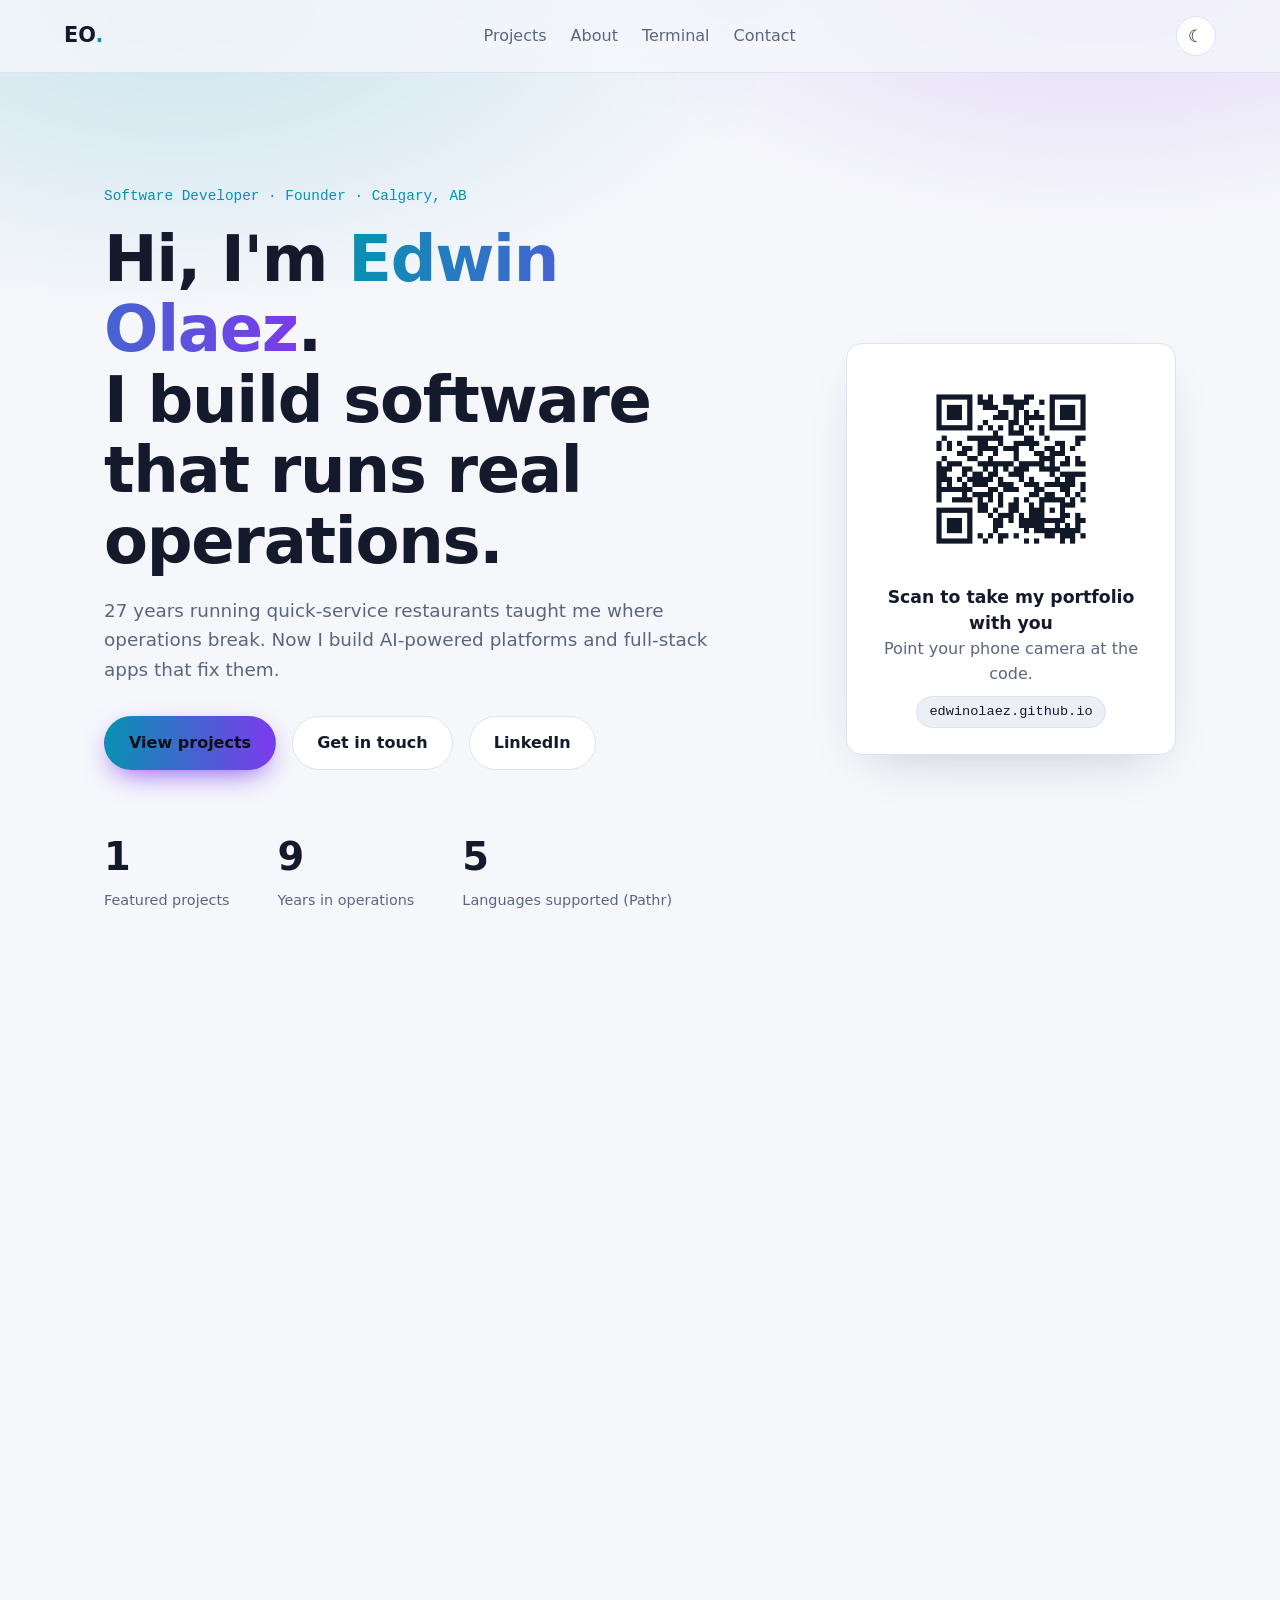
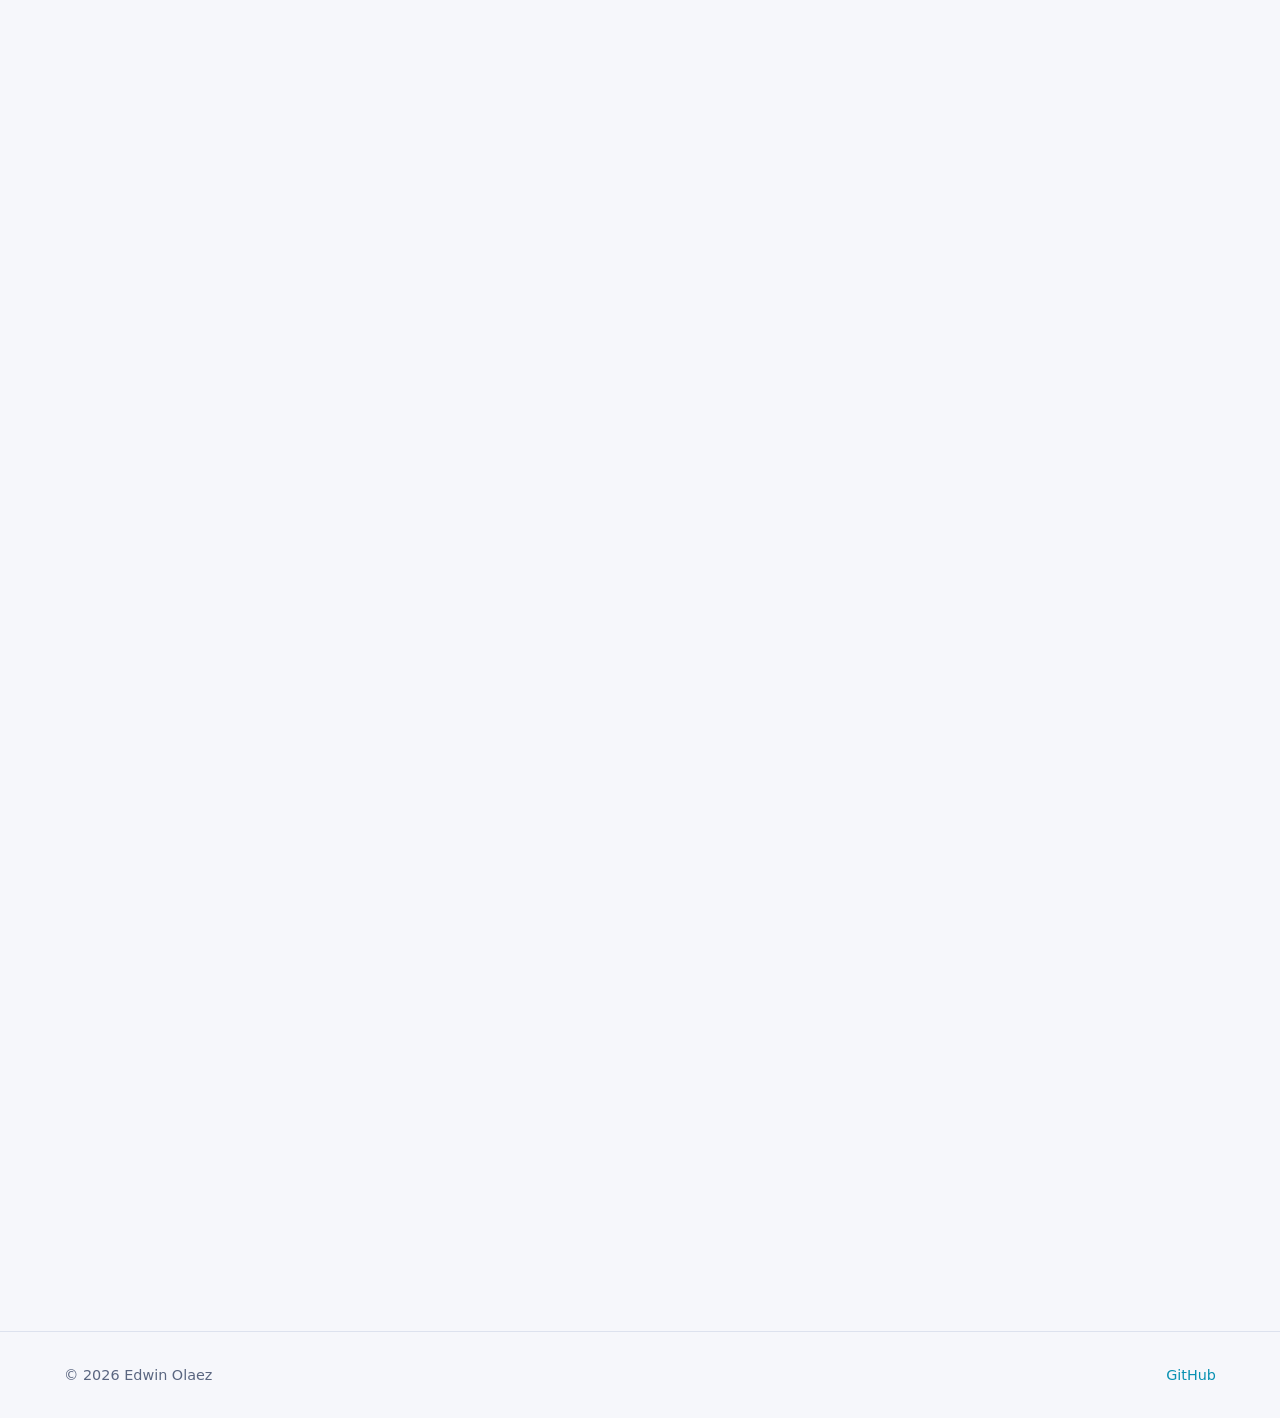
<file: index.html>
<!DOCTYPE html>
<html lang="en" data-theme="dark">
<head>
  <meta charset="UTF-8" />
  <meta name="viewport" content="width=device-width, initial-scale=1.0" />
  <meta http-equiv="Content-Security-Policy"
        content="default-src 'self'; script-src 'self'; style-src 'self' https://fonts.googleapis.com; font-src https://fonts.gstatic.com; img-src 'self' data:; connect-src 'self' https://formspree.io; form-action https://formspree.io mailto:; base-uri 'self'; frame-ancestors 'none'" />
  <meta name="referrer" content="strict-origin-when-cross-origin" />
  <title>Edwin Olaez | Software Developer</title>
  <meta name="description" content="Portfolio of Edwin Olaez: AI-powered platforms and full-stack apps built from real operations experience." />
  <link rel="preconnect" href="https://fonts.googleapis.com" />
  <link rel="preconnect" href="https://fonts.gstatic.com" crossorigin />
  <link href="https://fonts.googleapis.com/css2?family=Inter:wght@400;500;600;700;800&family=JetBrains+Mono:wght@400;600&display=swap" rel="stylesheet" />
  <link rel="stylesheet" href="styles.css" />
</head>
<body>
  <div class="bg-glow" aria-hidden="true"></div>

  <header class="nav">
    <a href="#top" class="logo">EO<span>.</span></a>
    <nav aria-label="Main">
      <a href="#projects">Projects</a>
      <a href="#about">About</a>
      <a href="#terminal">Terminal</a>
      <a href="#contact">Contact</a>
    </nav>
    <button id="themeToggle" class="icon-btn" aria-label="Toggle dark and light mode">
      <span class="theme-icon" aria-hidden="true">☀</span>
    </button>
  </header>

  <main id="top">
    <!-- Hero -->
    <section class="hero">
      <p class="eyebrow reveal">Software Developer · Founder · Calgary, AB</p>
      <h1 class="reveal">
        Hi, I'm <span class="grad">Edwin Olaez</span>.<br />
        I build software that runs real operations.
      </h1>
      <p class="lead reveal">
        27 years running quick-service restaurants taught me where operations break.
        Now I build AI-powered platforms and full-stack apps that fix them.
      </p>
      <div class="hero-cta reveal">
        <a href="#projects" class="btn primary">View projects</a>
        <a href="#contact" class="btn ghost">Get in touch</a>
        <a href="https://www.linkedin.com/in/edwinolaez/" class="btn ghost" target="_blank" rel="noopener">LinkedIn</a>
      </div>
      <div class="qr-hero reveal">
        <img src="media/qr-portfolio.png" alt="QR code — scan to open Edwin Olaez's portfolio" width="148" height="148" />
        <p class="qr-text"><strong>Scan to take my portfolio with you</strong><br />
        Point your phone camera at the code.<br />
        <span class="qr-url">edwinolaez.github.io</span></p>
      </div>
      <ul class="stats reveal">
        <li><strong data-count="3">0</strong><span>Featured projects</span></li>
        <li><strong data-count="27">0</strong><span>Years in operations</span></li>
        <li><strong data-count="15">0</strong><span>Languages supported (Pathr)</span></li>
      </ul>
    </section>

    <!-- Projects -->
    <section id="projects" class="section">
      <h2 class="section-title reveal">Featured Projects</h2>
      <div class="filters reveal" role="group" aria-label="Filter projects">
        <button class="chip active" data-filter="all">All</button>
        <button class="chip" data-filter="ai">AI / ML</button>
        <button class="chip" data-filter="fullstack">Full-Stack</button>
        <button class="chip" data-filter="data">Data</button>
      </div>
      <div id="projectGrid" class="grid"></div>
    </section>

    <!-- About -->
    <section id="about" class="section about">
      <h2 class="section-title reveal">About</h2>
      <div class="about-grid">
        <div class="reveal">
          <p>
            I'm a Software Development student at <strong>SAIT</strong> (graduating August 2026) and
            Founder &amp; CEO of <strong>Relay OPS Inc.</strong> Before writing code, I spent 27 years
            as a QSR General Manager: scheduling crews, training staff, and keeping service fast on thin margins.
          </p>
          <p>
            That background shapes how I build: start from the real operational problem, measure it,
            then ship something people on the floor will actually use.
          </p>
        </div>
        <div class="skills reveal">
          <h3>Toolbox</h3>
          <ul class="tags">
            <li>TypeScript</li><li>Python</li><li>React / Next.js</li><li>Node.js</li>
            <li>FastAPI</li><li>PostgreSQL / PostGIS</li><li>Convex</li><li>Supabase</li>
            <li>scikit-learn</li><li>Claude API</li><li>Docker</li><li>CI/CD</li>
            <li>Streamlit</li><li>Tailwind CSS</li>
          </ul>
        </div>
      </div>
    </section>

    <!-- Terminal -->
    <section id="terminal" class="section">
      <h2 class="section-title reveal">Ask the Terminal</h2>
      <div class="term reveal" id="term">
        <div class="term-bar">
          <span></span><span></span><span></span>
          <p>edwin@portfolio: ~</p>
        </div>
        <div class="term-body" id="termBody" aria-live="polite"></div>
        <form class="term-input" id="termForm" autocomplete="off">
          <label for="termCmd">edwin@portfolio:~$</label>
          <input id="termCmd" type="text" spellcheck="false" placeholder="type 'help'" maxlength="80" />
        </form>
      </div>
    </section>

    <!-- Contact -->
    <section id="contact" class="section">
      <h2 class="section-title reveal">Contact</h2>
      <p class="lead reveal">Hiring, collaborating, or just want to talk operations tech? Send a message.</p>
      <div class="connect-row reveal">
        <div class="connect-card">
          <a href="https://edwinolaez.github.io/" target="_blank" rel="noopener"><img src="media/qr-portfolio.png" alt="QR code — scan to open Edwin Olaez's portfolio" width="168" height="168" /></a>
          <p class="qr-text"><strong>My portfolio</strong><br />
          <a class="qr-link" href="https://edwinolaez.github.io/" target="_blank" rel="noopener">edwinolaez.github.io</a></p>
        </div>
        <div class="connect-card">
          <a href="https://www.linkedin.com/in/edwinolaez/" target="_blank" rel="noopener"><img src="media/qr-linkedin.png" alt="QR code — scan to open Edwin Olaez's LinkedIn profile" width="168" height="168" /></a>
          <p class="qr-text"><strong>Connect on LinkedIn</strong><br />
          <a class="qr-link" href="https://www.linkedin.com/in/edwinolaez/" target="_blank" rel="noopener">linkedin.com/in/edwinolaez</a></p>
        </div>
      </div>
      <form id="contactForm" class="contact reveal" novalidate>
        <div class="field">
          <label for="cName">Name</label>
          <input id="cName" name="name" type="text" required maxlength="100" />
        </div>
        <div class="field">
          <label for="cEmail">Email</label>
          <input id="cEmail" name="email" type="email" required maxlength="150" />
        </div>
        <div class="field full">
          <label for="cMsg">Message</label>
          <textarea id="cMsg" name="message" rows="5" required maxlength="3000"></textarea>
        </div>
        <!-- Honeypot: bots fill this, humans never see it -->
        <input type="text" name="_gotcha" class="hp" tabindex="-1" autocomplete="off" aria-hidden="true" />
        <button type="submit" class="btn primary">Send message</button>
        <p id="formStatus" class="form-status" role="status"></p>
      </form>
    </section>
  </main>

  <footer class="footer">
    <p>© <span id="year"></span> Edwin Olaez</p>
    <a href="https://github.com/edwinolaez" target="_blank" rel="noopener noreferrer">GitHub</a>
  </footer>

  <!-- Project modal -->
  <div class="modal" id="modal" role="dialog" aria-modal="true" aria-labelledby="modalTitle" hidden>
    <div class="modal-backdrop" data-close></div>
    <div class="modal-card">
      <button class="icon-btn modal-close" data-close aria-label="Close">✕</button>
      <div id="modalContent"></div>
    </div>
  </div>

  <script src="script.js"></script>
</body>
</html>
</file>
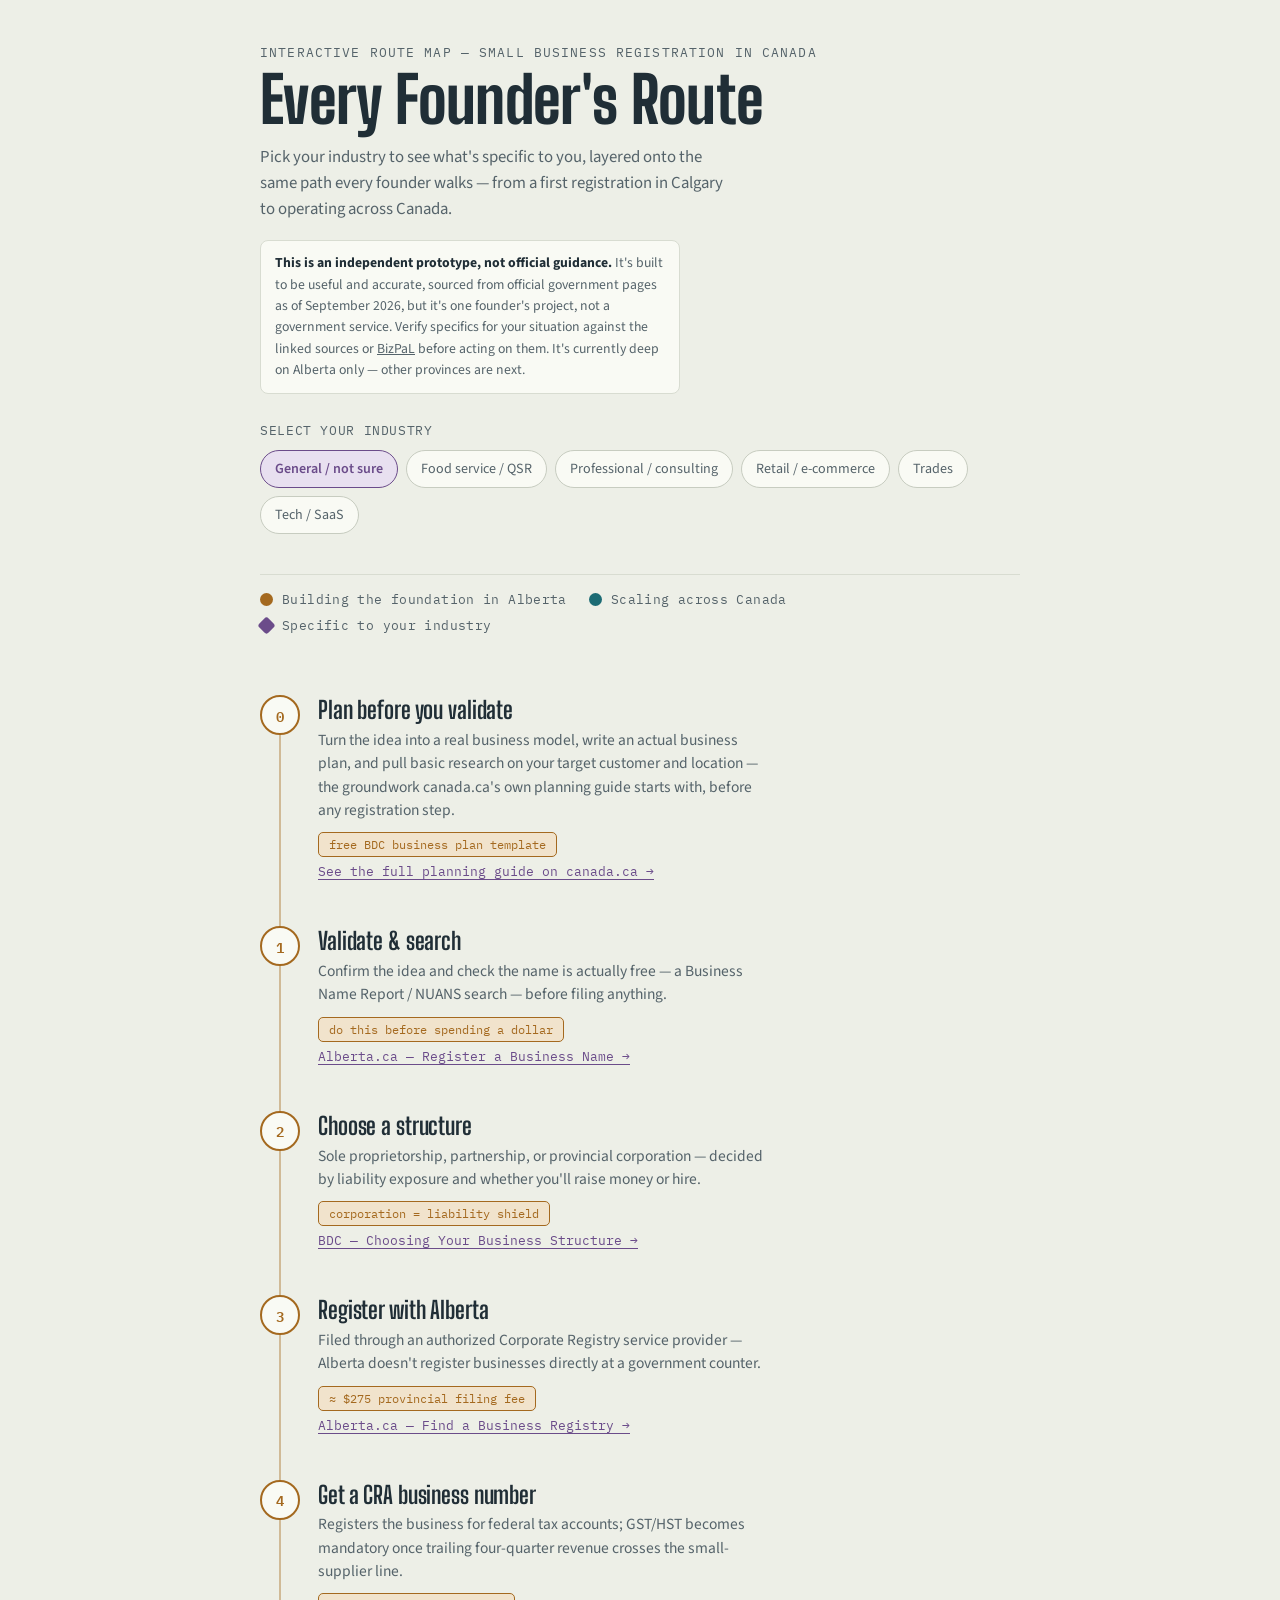
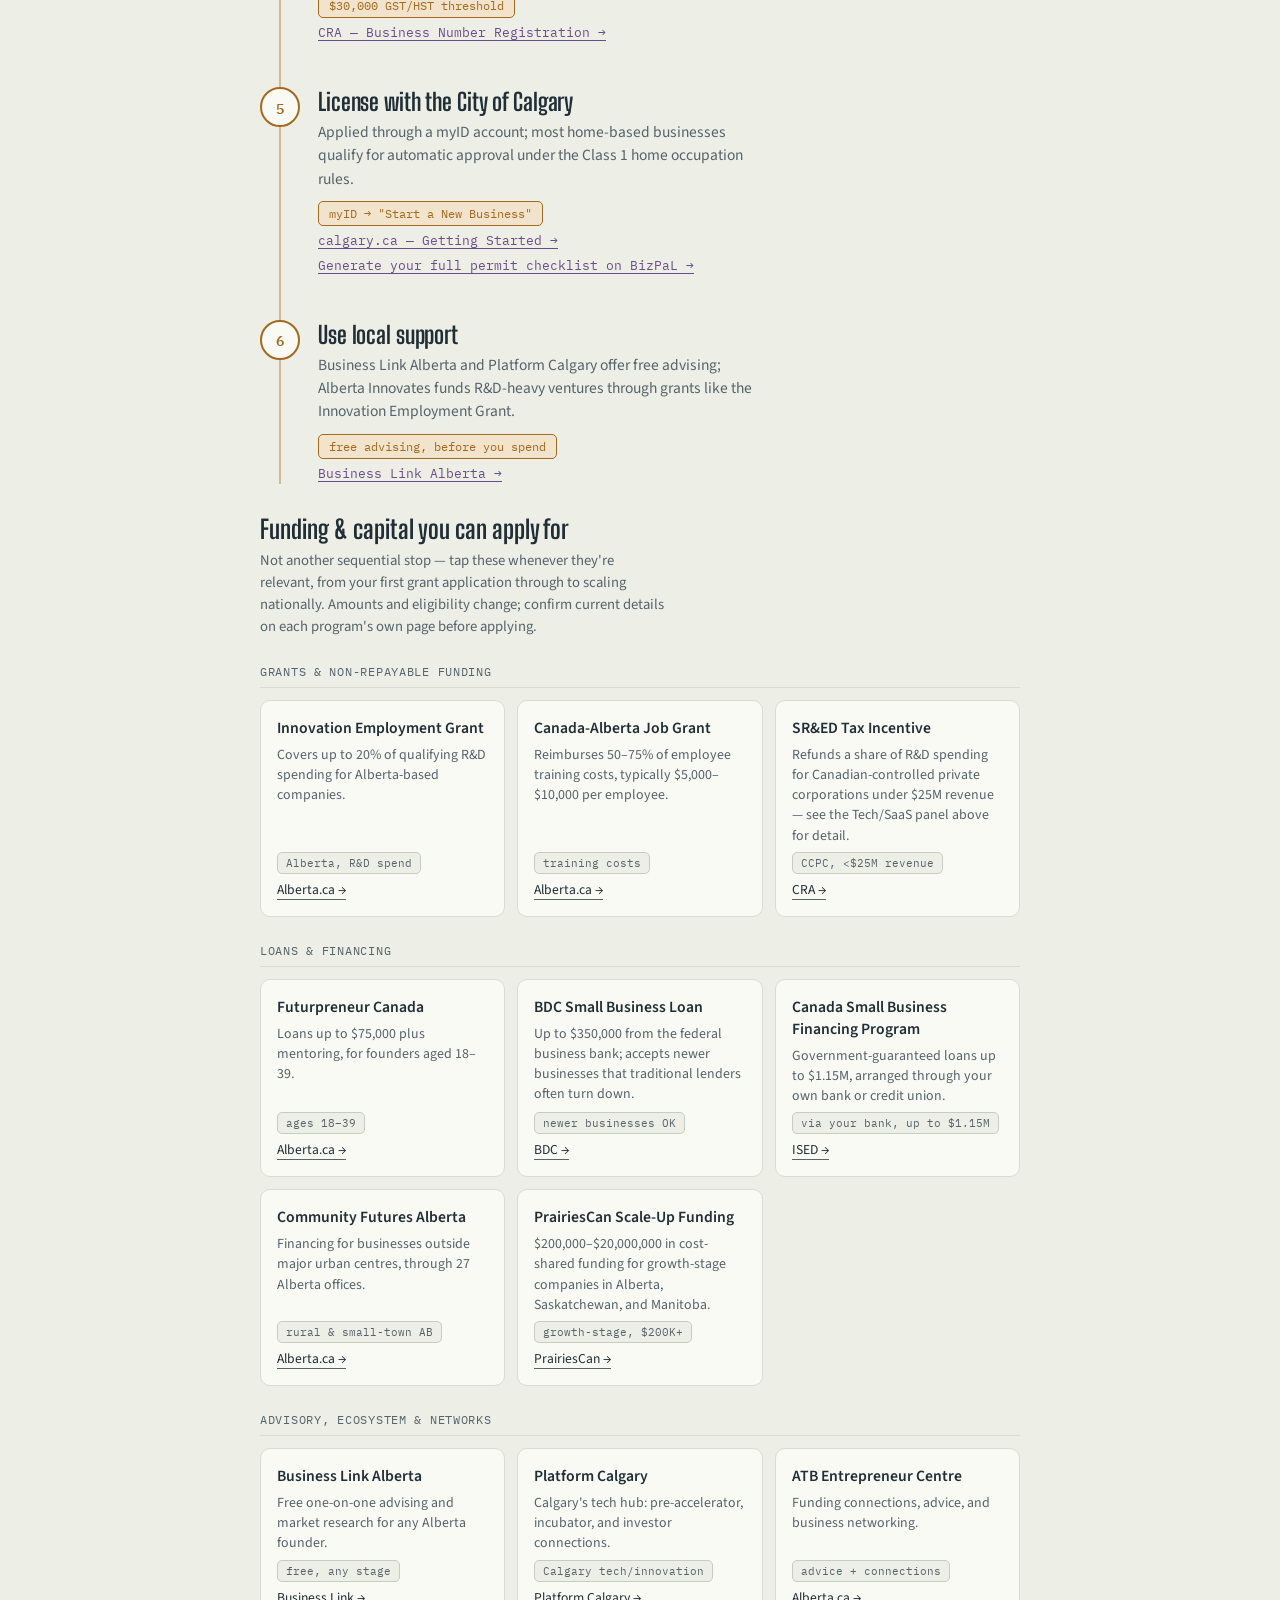
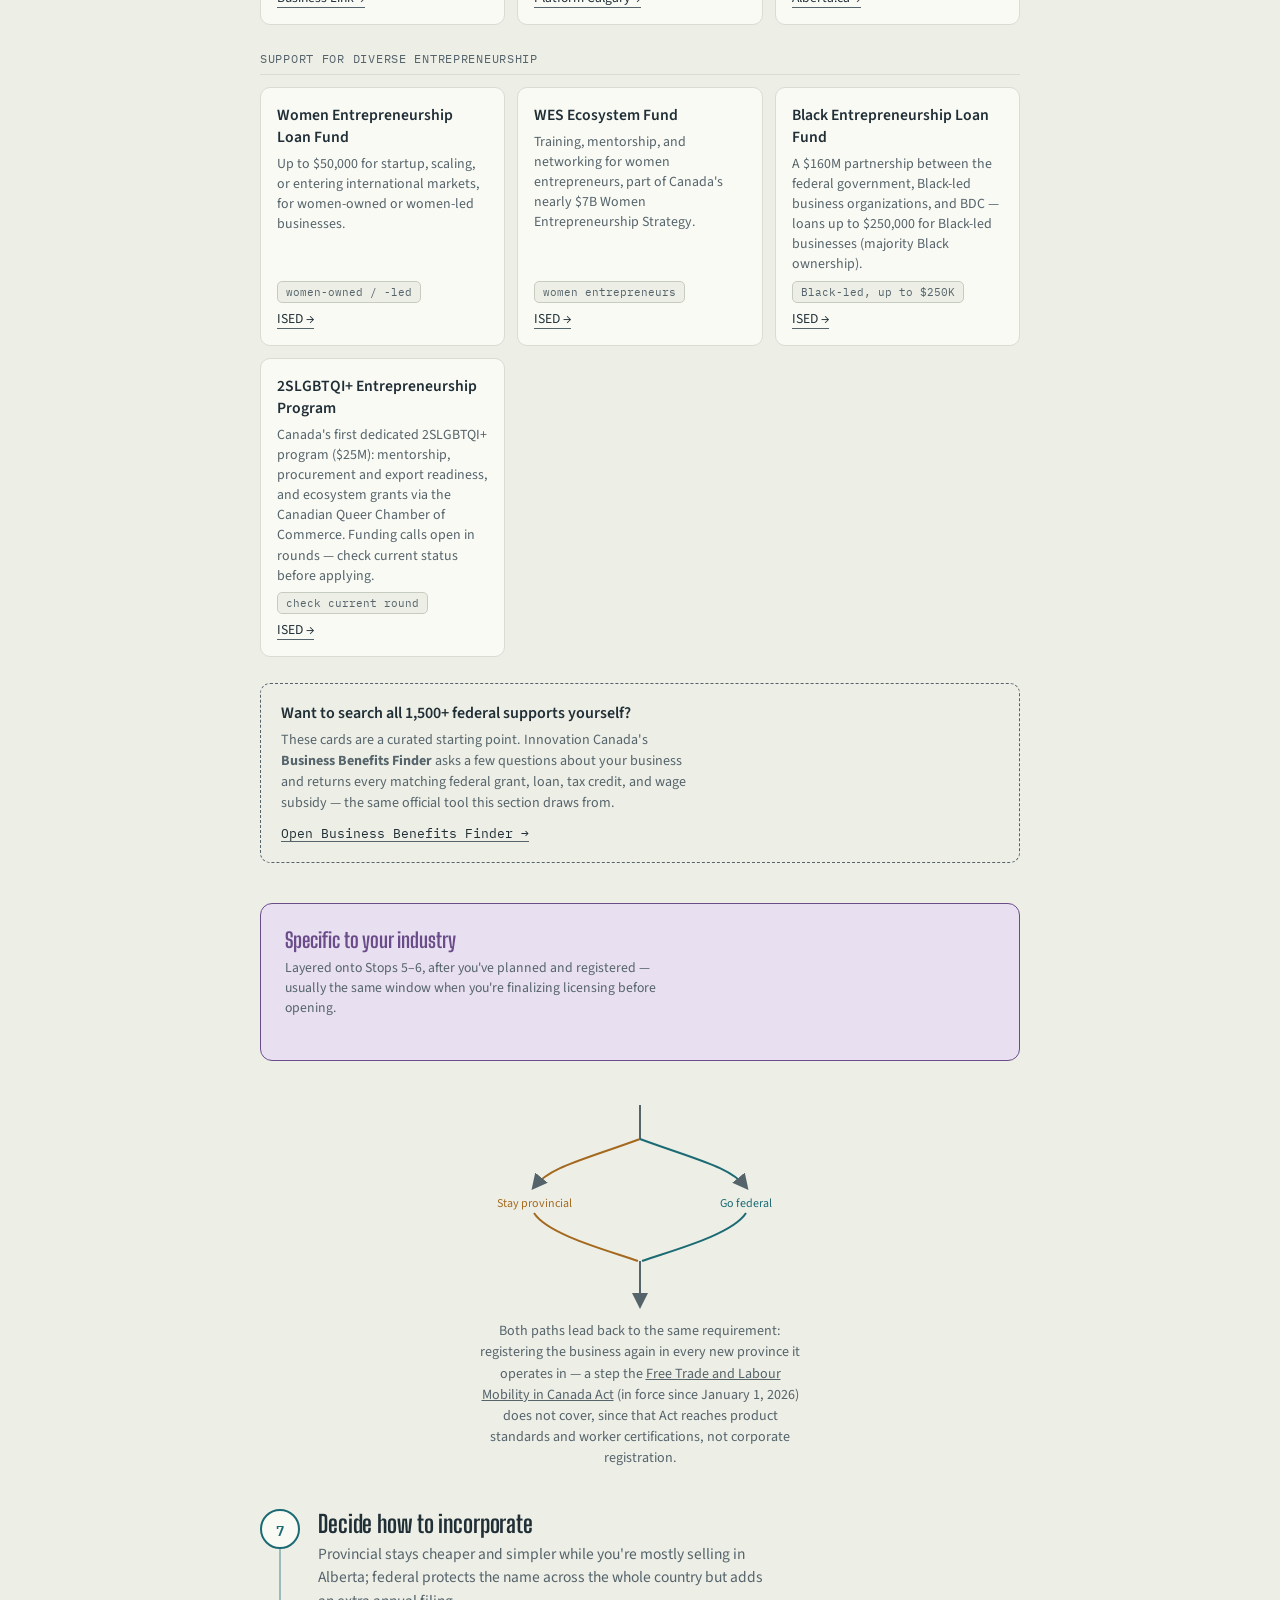
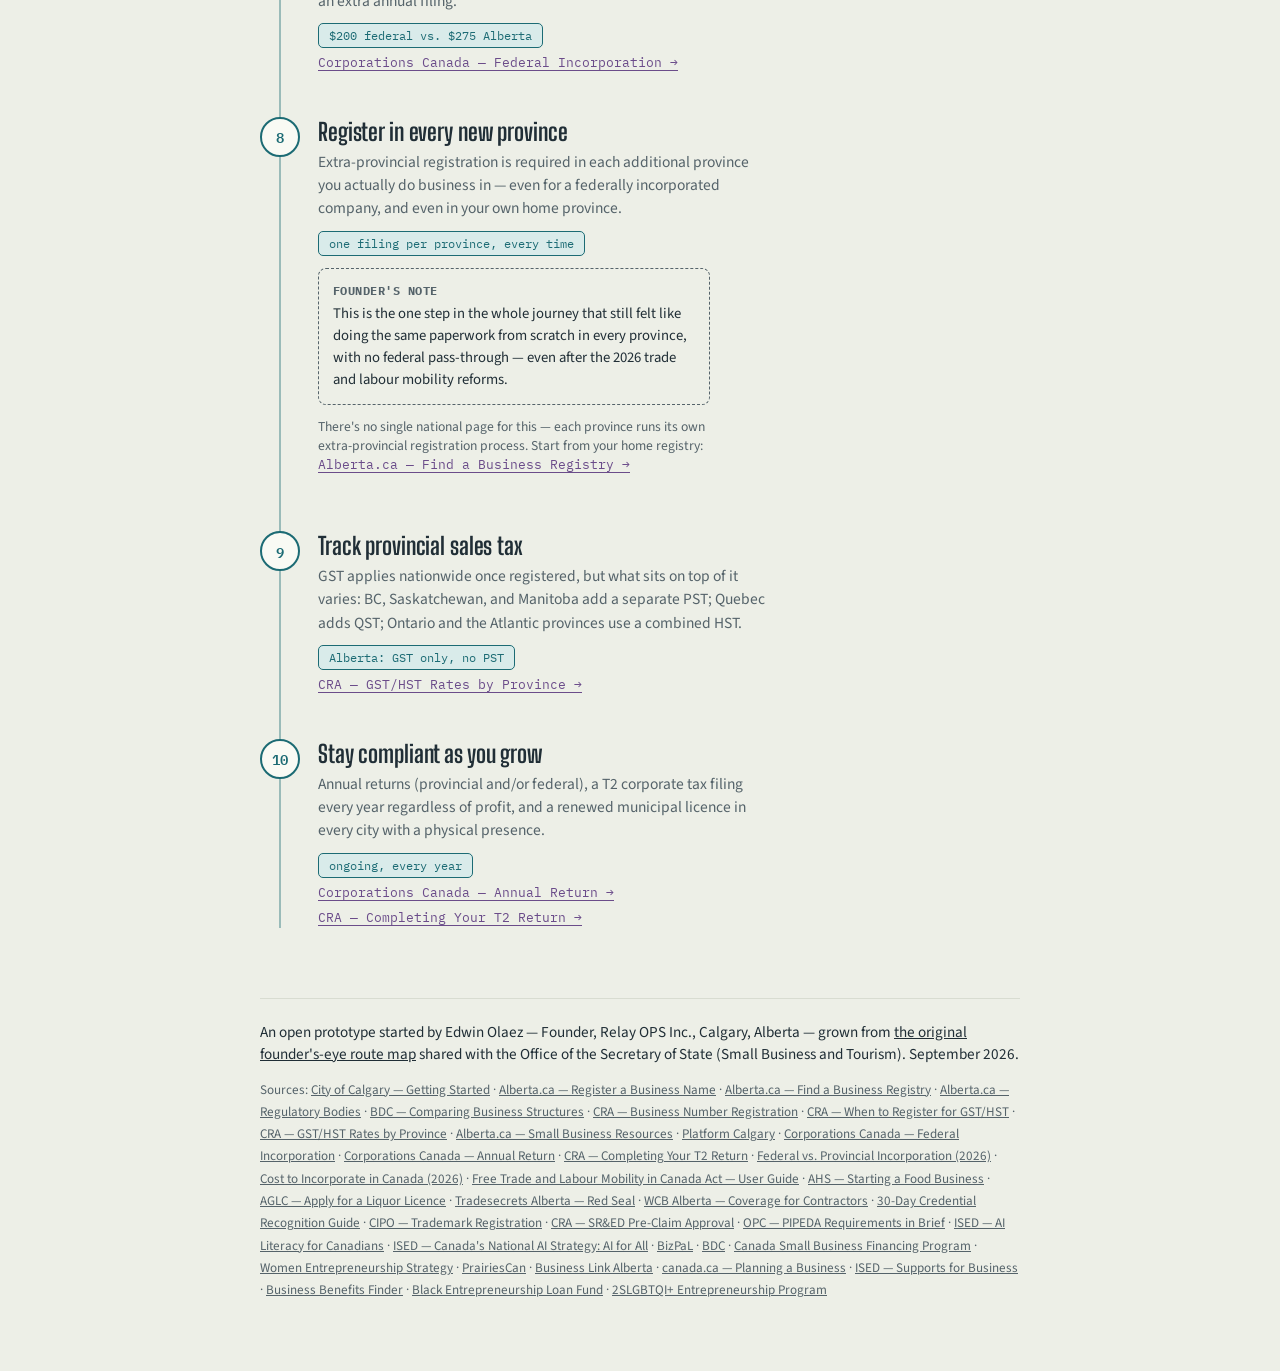
<file: founders-route/index.html>
<!doctype html><html><head><meta charset=utf8><meta name=viewport content="width=device-width,initial-scale=1,viewport-fit=cover"><style>:root{color-scheme:light;box-sizing:border-box;padding-top:env(safe-area-inset-top,0px);padding-bottom:env(safe-area-inset-bottom,0px)}html{scroll-padding-top:env(safe-area-inset-top,0px)}body{margin:0;padding:0;font:14px -apple-system,BlinkMacSystemFont,sans-serif;background:#faf9f5;color:#141413}img{max-width:100%}[hidden]:not([hidden=until-found i]){display:none!important}</style></head><body>
<title>Every Founder's Route</title>
<link rel="stylesheet" href="https://fonts.googleapis.com/css2?family=Big+Shoulders+Display:wght@600;700;800&family=Source+Sans+3:ital,wght@0,400;0,500;0,600;1,400&family=IBM+Plex+Mono:wght@500;600&display=swap">
<style>
  :root{
    --paper: #EDEFE7;
    --card: #F9FAF4;
    --ink: #202E36;
    --ink-soft: #55636A;
    --local: #A4691F;
    --local-soft: #F1E3CC;
    --national: #1C6B74;
    --national-soft: #D9EBEA;
    --industry: #6B4C8A;
    --industry-soft: #E8E0F0;
    --line-muted: #C7CCC0;
    --hair: #D8DCD1;
  }
  @media (prefers-color-scheme: dark){
    :root:not([data-theme="light"]){
      --paper: #141B1E;
      --card: #1C262A;
      --ink: #ECEFE9;
      --ink-soft: #A6B2B0;
      --local: #E3A458;
      --local-soft: #362A16;
      --national: #55B7BC;
      --national-soft: #0E2F32;
      --industry: #B48FD1;
      --industry-soft: #2C2338;
      --line-muted: #3C4644;
      --hair: #2C3634;
    }
  }
  :root[data-theme="dark"]{
    --paper: #141B1E;
    --card: #1C262A;
    --ink: #ECEFE9;
    --ink-soft: #A6B2B0;
    --local: #E3A458;
    --local-soft: #362A16;
    --national: #55B7BC;
    --national-soft: #0E2F32;
    --industry: #B48FD1;
    --industry-soft: #2C2338;
    --line-muted: #3C4644;
    --hair: #2C3634;
  }

  *{ box-sizing:border-box; }
  body{
    margin:0;
    background:var(--paper);
    color:var(--ink);
    font-family:"Source Sans 3", ui-sans-serif, system-ui, sans-serif;
    padding-inline:20px;
    padding-block:44px 56px;
  }
  .wrap{ max-width:760px; margin:0 auto; }

  .kicker{
    font-family:"IBM Plex Mono", ui-monospace, monospace;
    font-size:12.5px;
    letter-spacing:.09em;
    text-transform:uppercase;
    color:var(--ink-soft);
    margin:0 0 10px;
  }
  h1{
    font-family:"Big Shoulders Display", ui-sans-serif, sans-serif;
    font-weight:800;
    font-size:clamp(2.6rem, 8vw, 4rem);
    line-height:.94;
    letter-spacing:-.01em;
    text-wrap:balance;
    margin:0 0 14px;
  }
  .subtitle{
    font-size:1.05rem;
    line-height:1.55;
    color:var(--ink-soft);
    max-width:60ch;
    margin:0 0 18px;
  }

  .disclaimer{
    font-size:.86rem;
    line-height:1.55;
    color:var(--ink-soft);
    background:var(--card);
    border:1px solid var(--hair);
    border-radius:8px;
    padding:12px 14px;
    max-width:60ch;
    margin:0 0 28px;
  }
  .disclaimer b{ color:var(--ink); }

  .legend{
    display:flex;
    flex-wrap:wrap;
    gap:10px 22px;
    padding-block:16px;
    border-top:1px solid var(--hair);
    margin-bottom:24px;
  }
  .legend-item{
    display:flex;
    align-items:center;
    gap:9px;
    font-family:"IBM Plex Mono", ui-monospace, monospace;
    font-size:12.5px;
    letter-spacing:.03em;
    color:var(--ink-soft);
  }
  .legend .swatch{ width:13px; height:13px; flex:none; }
  .legend .swatch.round{ border-radius:999px; }
  .legend .swatch.diamond{ border-radius:3px; transform:rotate(45deg); }
  .legend .local .swatch{ background:var(--local); }
  .legend .national .swatch{ background:var(--national); }
  .legend .industry-legend .swatch{ background:var(--industry); }

  .picker{
    border:none;
    padding:0;
    margin:0 0 40px;
  }
  .picker legend{
    font-family:"IBM Plex Mono", ui-monospace, monospace;
    font-size:12.5px;
    letter-spacing:.05em;
    text-transform:uppercase;
    color:var(--ink-soft);
    padding:0 0 12px;
  }
  .pills{
    display:flex;
    flex-wrap:wrap;
    gap:8px;
  }
  .pill{ position:relative; }
  .pill input{
    position:absolute;
    opacity:0;
    width:100%; height:100%;
    margin:0;
    cursor:pointer;
  }
  .pill span{
    display:inline-flex;
    align-items:center;
    padding:8px 14px;
    border-radius:999px;
    border:1.5px solid var(--line-muted);
    font-size:.88rem;
    color:var(--ink-soft);
    background:var(--card);
    transition:border-color .15s, color .15s, background .15s;
  }
  .pill input:checked + span{
    border-color:var(--industry);
    color:var(--industry);
    background:var(--industry-soft);
    font-weight:600;
  }
  .pill input:focus-visible + span{
    outline:2px solid var(--industry);
    outline-offset:2px;
  }

  .segment{ list-style:none; margin:0; padding:0; position:relative; }
  .segment::before{
    content:"";
    position:absolute;
    left:19px; top:22px; bottom:22px;
    width:2px;
    background:var(--seg-color);
    opacity:.4;
  }
  .segment.local{ --seg-color:var(--local); }
  .segment.national{ --seg-color:var(--national); }

  .stop{
    position:relative;
    display:grid;
    grid-template-columns:40px 1fr;
    gap:18px;
    padding-block:22px;
  }
  .marker{
    position:relative; z-index:1;
    width:40px; height:40px;
    border-radius:999px;
    background:var(--card);
    border:2px solid var(--seg-color);
    display:flex; align-items:center; justify-content:center;
    font-family:"IBM Plex Mono", ui-monospace, monospace;
    font-weight:600; font-size:14px;
    font-variant-numeric:tabular-nums;
    color:var(--seg-color);
  }
  .stop-body{ padding-top:2px; }
  .stop-title{
    font-family:"Big Shoulders Display", ui-sans-serif, sans-serif;
    font-weight:700; font-size:1.5rem; line-height:1.08;
    margin:0 0 6px; letter-spacing:-.005em;
  }
  .stop-desc{ font-size:.97rem; line-height:1.5; color:var(--ink-soft); max-width:56ch; margin:0 0 10px; }
  .chip{
    display:inline-block;
    font-family:"IBM Plex Mono", ui-monospace, monospace;
    font-size:12px; font-variant-numeric:tabular-nums;
    padding:4px 10px; border-radius:5px;
    background:var(--chip-bg); color:var(--chip-fg);
    border:1px solid var(--chip-fg);
  }
  .local .chip{ --chip-bg:var(--local-soft); --chip-fg:var(--local); }
  .national .chip{ --chip-bg:var(--national-soft); --chip-fg:var(--national); }
  .industry-chip{ --chip-bg:var(--industry-soft); --chip-fg:var(--industry); }

  .flag{
    margin-top:12px; padding:12px 14px;
    border:1.5px dashed var(--ink-soft); border-radius:8px;
    font-size:.92rem; line-height:1.5; color:var(--ink); max-width:56ch;
  }
  .flag b{ font-family:"IBM Plex Mono", ui-monospace, monospace; font-size:.78rem; letter-spacing:.04em; text-transform:uppercase; display:block; margin-bottom:4px; color:var(--ink-soft); }

  figure.fork{ margin:6px 0 18px; display:flex; flex-direction:column; align-items:center; text-align:center; }
  figure.fork svg{ width:min(360px, 100%); height:auto; color:var(--ink-soft); }
  figure.fork .branch-local{ color:var(--local); }
  figure.fork .branch-national{ color:var(--national); }
  figcaption{ max-width:46ch; font-size:.88rem; line-height:1.5; color:var(--ink-soft); margin-top:10px; }

  /* ---- Industry-specific block ---- */
  .industry-section{
    margin:8px 0 40px;
    padding:24px;
    border-radius:12px;
    background:var(--industry-soft);
    border:1px solid var(--industry);
  }
  .industry-section-head{
    display:flex; align-items:baseline; justify-content:space-between; gap:12px; flex-wrap:wrap;
    margin-bottom:6px;
  }
  .industry-section-title{
    font-family:"Big Shoulders Display", ui-sans-serif, sans-serif;
    font-weight:700; font-size:1.3rem; color:var(--industry); margin:0;
  }
  .industry-section-note{ font-size:.86rem; color:var(--ink-soft); margin:0 0 18px; max-width:56ch; }

  [data-show]{ display:none; }
  body[data-industry="foodservice"] [data-show="foodservice"],
  body[data-industry="consulting"] [data-show="consulting"],
  body[data-industry="retail"] [data-show="retail"],
  body[data-industry="trades"] [data-show="trades"],
  body[data-industry="tech"] [data-show="tech"],
  body:not([data-industry]) [data-show="none"],
  body[data-industry=""] [data-show="none"]{ display:block; }

  .ind-stop{ display:grid; grid-template-columns:36px 1fr; gap:16px; padding-block:14px; }
  .ind-stop + .ind-stop{ border-top:1px dashed var(--line-muted); }
  .ind-marker{
    width:32px; height:32px; margin-top:2px;
    background:var(--industry); color:var(--card);
    border-radius:6px; transform:rotate(45deg);
    display:flex; align-items:center; justify-content:center;
    font-family:"IBM Plex Mono", ui-monospace, monospace; font-weight:600; font-size:13px;
  }
  .ind-marker span{ transform:rotate(-45deg); }
  .ind-title{ font-weight:600; font-size:1.02rem; margin:0 0 4px; }
  .ind-desc{ font-size:.93rem; line-height:1.5; color:var(--ink-soft); max-width:56ch; margin:0 0 8px; }

  .bizpal-link{
    display:inline-flex; align-items:center; gap:6px;
    margin-top:6px;
    font-family:"IBM Plex Mono", ui-monospace, monospace;
    font-size:12.5px; color:var(--industry);
    text-decoration:none; border-bottom:1px solid var(--industry);
  }
  .bizpal-link:hover{ opacity:.75; }

  .trade-addendum{
    margin-top:14px; padding:12px 14px;
    border-radius:8px; background:var(--industry-soft); border:1px solid var(--industry);
    font-size:.9rem; line-height:1.5; color:var(--ink); max-width:56ch;
  }
  .trade-addendum b{ font-family:"IBM Plex Mono", ui-monospace, monospace; font-size:.76rem; letter-spacing:.04em; text-transform:uppercase; display:block; margin-bottom:4px; color:var(--industry); }

  /* ---- Funding & capital ---- */
  .funding-section{ margin:8px 0 40px; }
  .funding-head{ margin-bottom:6px; }
  .funding-title{
    font-family:"Big Shoulders Display", ui-sans-serif, sans-serif;
    font-weight:700; font-size:1.6rem; margin:0 0 6px;
  }
  .funding-note{ font-size:.92rem; line-height:1.5; color:var(--ink-soft); max-width:58ch; margin:0 0 26px; }

  .fund-group{ margin-bottom:26px; }
  .fund-group-title{
    font-family:"IBM Plex Mono", ui-monospace, monospace;
    font-size:12px; letter-spacing:.06em; text-transform:uppercase;
    color:var(--ink-soft); margin:0 0 12px;
    padding-bottom:8px; border-bottom:1px solid var(--hair);
  }
  .fund-grid{
    display:grid;
    grid-template-columns:repeat(auto-fill, minmax(230px, 1fr));
    gap:12px;
  }
  .fund-card{
    background:var(--card);
    border:1px solid var(--hair);
    border-radius:10px;
    padding:16px;
    display:flex; flex-direction:column; gap:6px;
  }
  .fund-name{ font-weight:600; font-size:.98rem; margin:0; }
  .fund-desc{ font-size:.87rem; line-height:1.45; color:var(--ink-soft); margin:0; flex:1; }
  .fund-chip{
    align-self:flex-start;
    font-family:"IBM Plex Mono", ui-monospace, monospace;
    font-size:11px; padding:3px 8px; border-radius:5px;
    background:var(--paper); color:var(--ink-soft); border:1px solid var(--line-muted);
  }
  .fund-link{ font-size:.85rem; color:var(--ink); text-decoration:none; border-bottom:1px solid var(--ink-soft); align-self:flex-start; }
  .fund-link:hover{ opacity:.7; }

  .fund-more{
    margin-top:8px; padding:18px 20px;
    border:1.5px dashed var(--ink-soft); border-radius:10px;
  }
  .fund-more-title{ font-weight:600; font-size:1rem; margin:0 0 6px; }
  .fund-more-desc{ font-size:.88rem; line-height:1.5; color:var(--ink-soft); max-width:60ch; margin:0 0 10px; }
  .fund-more .fund-link{ font-family:"IBM Plex Mono", ui-monospace, monospace; font-size:12.5px; }

  footer{ margin-top:48px; padding-top:22px; border-top:1px solid var(--hair); }
  .attribution{ font-size:.95rem; color:var(--ink); margin:0 0 14px; }
  .sources{ font-size:.82rem; line-height:1.7; color:var(--ink-soft); }
  .sources a{ color:var(--ink-soft); }
  .sources a:visited{ color:var(--ink-soft); }

  @media (max-width:480px){
    .stop{ grid-template-columns:32px 1fr; gap:12px; }
    .marker{ width:32px; height:32px; font-size:12px; }
    .segment::before{ left:15px; }
  }
</style>

<div class="wrap">

  <p class="kicker">Interactive Route Map — Small Business Registration in Canada</p>
  <h1>Every Founder's Route</h1>
  <p class="subtitle">Pick your industry to see what's specific to you, layered onto the same path every
    founder walks — from a first registration in Calgary to operating across Canada.</p>

  <p class="disclaimer"><b>This is an independent prototype, not official guidance.</b> It's built to be
    useful and accurate, sourced from official government pages as of September 2026, but it's one
    founder's project, not a government service. Verify specifics for your situation against the linked
    sources or <a href="https://bizpal.ca/" style="color:inherit">BizPaL</a> before acting on them. It's
    currently deep on Alberta only — other provinces are next.</p>

  <fieldset class="picker">
    <legend>Select your industry</legend>
    <div class="pills" id="industryPicker">
      <label class="pill"><input type="radio" name="industry" value="none" checked><span>General / not sure</span></label>
      <label class="pill"><input type="radio" name="industry" value="foodservice"><span>Food service / QSR</span></label>
      <label class="pill"><input type="radio" name="industry" value="consulting"><span>Professional / consulting</span></label>
      <label class="pill"><input type="radio" name="industry" value="retail"><span>Retail / e-commerce</span></label>
      <label class="pill"><input type="radio" name="industry" value="trades"><span>Trades</span></label>
      <label class="pill"><input type="radio" name="industry" value="tech"><span>Tech / SaaS</span></label>
    </div>
  </fieldset>

  <div class="legend">
    <span class="legend-item local"><span class="swatch round"></span>Building the foundation in Alberta</span>
    <span class="legend-item national"><span class="swatch round"></span>Scaling across Canada</span>
    <span class="legend-item industry-legend"><span class="swatch diamond"></span>Specific to your industry</span>
  </div>

  <ol class="segment local">
    <li class="stop local">
      <span class="marker">0</span>
      <div class="stop-body">
        <h2 class="stop-title">Plan before you validate</h2>
        <p class="stop-desc">Turn the idea into a real business model, write an actual business plan, and
          pull basic research on your target customer and location — the groundwork canada.ca's own
          planning guide starts with, before any registration step.</p>
        <span class="chip">free BDC business plan template</span>
        <div><a class="bizpal-link" href="https://www.canada.ca/en/services/business/start/planning.html" target="_blank" rel="noopener">See the full planning guide on canada.ca →</a></div>
      </div>
    </li>
    <li class="stop local">
      <span class="marker">1</span>
      <div class="stop-body">
        <h2 class="stop-title">Validate &amp; search</h2>
        <p class="stop-desc">Confirm the idea and check the name is actually free — a Business Name Report /
          NUANS search — before filing anything.</p>
        <span class="chip">do this before spending a dollar</span>
        <div><a class="bizpal-link" href="https://www.alberta.ca/register-business-name" target="_blank" rel="noopener">Alberta.ca — Register a Business Name →</a></div>
      </div>
    </li>
    <li class="stop local">
      <span class="marker">2</span>
      <div class="stop-body">
        <h2 class="stop-title">Choose a structure</h2>
        <p class="stop-desc">Sole proprietorship, partnership, or provincial corporation — decided by
          liability exposure and whether you'll raise money or hire.</p>
        <span class="chip">corporation = liability shield</span>
        <div><a class="bizpal-link" href="https://www.bdc.ca/en/articles-tools/start-buy-business/start-business/advantages-different-business-structures" target="_blank" rel="noopener">BDC — Choosing Your Business Structure →</a></div>
      </div>
    </li>
    <li class="stop local">
      <span class="marker">3</span>
      <div class="stop-body">
        <h2 class="stop-title">Register with Alberta</h2>
        <p class="stop-desc">Filed through an authorized Corporate Registry service provider — Alberta doesn't
          register businesses directly at a government counter.</p>
        <span class="chip">≈ $275 provincial filing fee</span>
        <div><a class="bizpal-link" href="https://www.alberta.ca/find-business-registry" target="_blank" rel="noopener">Alberta.ca — Find a Business Registry →</a></div>
      </div>
    </li>
    <li class="stop local">
      <span class="marker">4</span>
      <div class="stop-body">
        <h2 class="stop-title">Get a CRA business number</h2>
        <p class="stop-desc">Registers the business for federal tax accounts; GST/HST becomes mandatory once
          trailing four-quarter revenue crosses the small-supplier line.</p>
        <span class="chip">$30,000 GST/HST threshold</span>
        <div><a class="bizpal-link" href="https://www.canada.ca/en/services/taxes/resources-for-small-and-medium-businesses/business-number-registration.html" target="_blank" rel="noopener">CRA — Business Number Registration →</a></div>
      </div>
    </li>
    <li class="stop local">
      <span class="marker">5</span>
      <div class="stop-body">
        <h2 class="stop-title">License with the City of Calgary</h2>
        <p class="stop-desc">Applied through a myID account; most home-based businesses qualify for automatic
          approval under the Class 1 home occupation rules.</p>
        <span class="chip">myID → "Start a New Business"</span>
        <div><a class="bizpal-link" href="https://www.calgary.ca/for-business/getting-started.html" target="_blank" rel="noopener">calgary.ca — Getting Started →</a></div>
        <div><a class="bizpal-link" href="https://bizpal.ca/" target="_blank" rel="noopener">Generate your full permit checklist on BizPaL →</a></div>
      </div>
    </li>
    <li class="stop local">
      <span class="marker">6</span>
      <div class="stop-body">
        <h2 class="stop-title">Use local support</h2>
        <p class="stop-desc">Business Link Alberta and Platform Calgary offer free advising; Alberta Innovates
          funds R&amp;D-heavy ventures through grants like the Innovation Employment Grant.</p>
        <span class="chip">free advising, before you spend</span>
        <div><a class="bizpal-link" href="https://businesslink.ca/" target="_blank" rel="noopener">Business Link Alberta →</a></div>
      </div>
    </li>
  </ol>

  <div class="funding-section">
    <div class="funding-head">
      <h2 class="funding-title">Funding &amp; capital you can apply for</h2>
    </div>
    <p class="funding-note">Not another sequential stop — tap these whenever they're relevant, from your
      first grant application through to scaling nationally. Amounts and eligibility change; confirm current
      details on each program's own page before applying.</p>

    <div class="fund-group">
      <p class="fund-group-title">Grants &amp; non-repayable funding</p>
      <div class="fund-grid">
        <div class="fund-card">
          <p class="fund-name">Innovation Employment Grant</p>
          <p class="fund-desc">Covers up to 20% of qualifying R&amp;D spending for Alberta-based companies.</p>
          <span class="fund-chip">Alberta, R&amp;D spend</span>
          <a class="fund-link" href="https://www.alberta.ca/small-business-resources" target="_blank" rel="noopener">Alberta.ca →</a>
        </div>
        <div class="fund-card">
          <p class="fund-name">Canada-Alberta Job Grant</p>
          <p class="fund-desc">Reimburses 50–75% of employee training costs, typically $5,000–$10,000 per
            employee.</p>
          <span class="fund-chip">training costs</span>
          <a class="fund-link" href="https://www.alberta.ca/small-business-resources" target="_blank" rel="noopener">Alberta.ca →</a>
        </div>
        <div class="fund-card">
          <p class="fund-name">SR&amp;ED Tax Incentive</p>
          <p class="fund-desc">Refunds a share of R&amp;D spending for Canadian-controlled private
            corporations under $25M revenue — see the Tech/SaaS panel above for detail.</p>
          <span class="fund-chip">CCPC, &lt;$25M revenue</span>
          <a class="fund-link" href="https://www.canada.ca/content/canadasite/en/revenue-agency/services/scientific-research-experimental-development-tax-incentive-program/apply-pre-claim-approval.html" target="_blank" rel="noopener">CRA →</a>
        </div>
      </div>
    </div>

    <div class="fund-group">
      <p class="fund-group-title">Loans &amp; financing</p>
      <div class="fund-grid">
        <div class="fund-card">
          <p class="fund-name">Futurpreneur Canada</p>
          <p class="fund-desc">Loans up to $75,000 plus mentoring, for founders aged 18–39.</p>
          <span class="fund-chip">ages 18–39</span>
          <a class="fund-link" href="https://www.alberta.ca/small-business-resources" target="_blank" rel="noopener">Alberta.ca →</a>
        </div>
        <div class="fund-card">
          <p class="fund-name">BDC Small Business Loan</p>
          <p class="fund-desc">Up to $350,000 from the federal business bank; accepts newer businesses that
            traditional lenders often turn down.</p>
          <span class="fund-chip">newer businesses OK</span>
          <a class="fund-link" href="https://www.bdc.ca/" target="_blank" rel="noopener">BDC →</a>
        </div>
        <div class="fund-card">
          <p class="fund-name">Canada Small Business Financing Program</p>
          <p class="fund-desc">Government-guaranteed loans up to $1.15M, arranged through your own bank or
            credit union.</p>
          <span class="fund-chip">via your bank, up to $1.15M</span>
          <a class="fund-link" href="https://ised-isde.canada.ca/site/canada-small-business-financing-program/en" target="_blank" rel="noopener">ISED →</a>
        </div>
        <div class="fund-card">
          <p class="fund-name">Community Futures Alberta</p>
          <p class="fund-desc">Financing for businesses outside major urban centres, through 27 Alberta
            offices.</p>
          <span class="fund-chip">rural &amp; small-town AB</span>
          <a class="fund-link" href="https://www.alberta.ca/small-business-resources" target="_blank" rel="noopener">Alberta.ca →</a>
        </div>
        <div class="fund-card">
          <p class="fund-name">PrairiesCan Scale-Up Funding</p>
          <p class="fund-desc">$200,000–$20,000,000 in cost-shared funding for growth-stage companies in
            Alberta, Saskatchewan, and Manitoba.</p>
          <span class="fund-chip">growth-stage, $200K+</span>
          <a class="fund-link" href="https://www.canada.ca/en/prairies-economic-development.html" target="_blank" rel="noopener">PrairiesCan →</a>
        </div>
      </div>
    </div>

    <div class="fund-group">
      <p class="fund-group-title">Advisory, ecosystem &amp; networks</p>
      <div class="fund-grid">
        <div class="fund-card">
          <p class="fund-name">Business Link Alberta</p>
          <p class="fund-desc">Free one-on-one advising and market research for any Alberta founder.</p>
          <span class="fund-chip">free, any stage</span>
          <a class="fund-link" href="https://businesslink.ca/" target="_blank" rel="noopener">Business Link →</a>
        </div>
        <div class="fund-card">
          <p class="fund-name">Platform Calgary</p>
          <p class="fund-desc">Calgary's tech hub: pre-accelerator, incubator, and investor connections.</p>
          <span class="fund-chip">Calgary tech/innovation</span>
          <a class="fund-link" href="https://www.platformcalgary.com/" target="_blank" rel="noopener">Platform Calgary →</a>
        </div>
        <div class="fund-card">
          <p class="fund-name">ATB Entrepreneur Centre</p>
          <p class="fund-desc">Funding connections, advice, and business networking.</p>
          <span class="fund-chip">advice + connections</span>
          <a class="fund-link" href="https://www.alberta.ca/small-business-resources" target="_blank" rel="noopener">Alberta.ca →</a>
        </div>
      </div>
    </div>

    <div class="fund-group">
      <p class="fund-group-title">Support for diverse entrepreneurship</p>
      <div class="fund-grid">
        <div class="fund-card">
          <p class="fund-name">Women Entrepreneurship Loan Fund</p>
          <p class="fund-desc">Up to $50,000 for startup, scaling, or entering international markets, for
            women-owned or women-led businesses.</p>
          <span class="fund-chip">women-owned / -led</span>
          <a class="fund-link" href="https://ised-isde.canada.ca/site/ised/en/programs-and-initiatives/women-entrepreneurship-strategy" target="_blank" rel="noopener">ISED →</a>
        </div>
        <div class="fund-card">
          <p class="fund-name">WES Ecosystem Fund</p>
          <p class="fund-desc">Training, mentorship, and networking for women entrepreneurs, part of Canada's
            nearly $7B Women Entrepreneurship Strategy.</p>
          <span class="fund-chip">women entrepreneurs</span>
          <a class="fund-link" href="https://ised-isde.canada.ca/site/ised/en/programs-and-initiatives/women-entrepreneurship-strategy" target="_blank" rel="noopener">ISED →</a>
        </div>
        <div class="fund-card">
          <p class="fund-name">Black Entrepreneurship Loan Fund</p>
          <p class="fund-desc">A $160M partnership between the federal government, Black-led business
            organizations, and BDC — loans up to $250,000 for Black-led businesses (majority Black
            ownership).</p>
          <span class="fund-chip">Black-led, up to $250K</span>
          <a class="fund-link" href="https://ised-isde.canada.ca/site/ised/en/programs-and-initiatives/black-entrepreneurship-program" target="_blank" rel="noopener">ISED →</a>
        </div>
        <div class="fund-card">
          <p class="fund-name">2SLGBTQI+ Entrepreneurship Program</p>
          <p class="fund-desc">Canada's first dedicated 2SLGBTQI+ program ($25M): mentorship, procurement and
            export readiness, and ecosystem grants via the Canadian Queer Chamber of Commerce. Funding calls
            open in rounds — check current status before applying.</p>
          <span class="fund-chip">check current round</span>
          <a class="fund-link" href="https://ised-isde.canada.ca/site/ised/en/programs-and-initiatives/2slgbtqi-entrepreneurship-program" target="_blank" rel="noopener">ISED →</a>
        </div>
      </div>
    </div>

    <div class="fund-more">
      <p class="fund-more-title">Want to search all 1,500+ federal supports yourself?</p>
      <p class="fund-more-desc">These cards are a curated starting point. Innovation Canada's <b>Business
        Benefits Finder</b> asks a few questions about your business and returns every matching federal
        grant, loan, tax credit, and wage subsidy — the same official tool this section draws from.</p>
      <a class="fund-link" href="https://innovation.canada.ca/innovation/s/?language=en_CA" target="_blank" rel="noopener">Open Business Benefits Finder →</a>
    </div>
  </div>

  <div class="industry-section">
    <div class="industry-section-head">
      <h2 class="industry-section-title">Specific to your industry</h2>
    </div>
    <p class="industry-section-note">Layered onto Stops 5–6, after you've planned and registered — usually the
      same window when you're finalizing licensing before opening.</p>

    <div data-show="none">
      <div class="ind-stop">
        <span class="ind-marker"><span>·</span></span>
        <div>
          <p class="ind-title">Pick an industry above to see what's specific to you</p>
          <p class="ind-desc">Every industry adds its own layer on top of the base path — regulated
            professions, food safety, trade certification, and so on. If yours isn't listed yet, BizPaL's
            own wizard can generate a permit checklist for any business activity.</p>
          <a class="bizpal-link" href="https://bizpal.ca/" target="_blank" rel="noopener">Check BizPaL for your specific activity →</a>
        </div>
      </div>
    </div>

    <div data-show="foodservice">
      <div class="ind-stop">
        <span class="ind-marker"><span>A</span></span>
        <div><p class="ind-title">Submit food premises plans for review</p>
          <p class="ind-desc">At least 6 weeks before construction begins, through the city's planning
            department or Alberta Health Services Environmental Public Health.</p>
          <span class="chip industry-chip">6-week lead time</span>
          <div><a class="bizpal-link" href="https://www.albertahealthservices.ca/assets/wf/eph/wf-eph-start-food-business.pdf" target="_blank" rel="noopener">AHS — Starting a Food Business →</a></div></div>
      </div>
      <div class="ind-stop">
        <span class="ind-marker"><span>B</span></span>
        <div><p class="ind-title">Get certified in food safety</p>
          <p class="ind-desc">At least one person in care and control of the facility needs food handler
            certification; a certified person must stay on-site continuously once 6+ staff work a shift.</p>
          <span class="chip industry-chip">≥1 certified handler</span>
          <div><a class="bizpal-link" href="https://www.albertahealthservices.ca/assets/wf/eph/wf-eph-start-food-business.pdf" target="_blank" rel="noopener">AHS — Starting a Food Business →</a></div></div>
      </div>
      <div class="ind-stop">
        <span class="ind-marker"><span>C</span></span>
        <div><p class="ind-title">Apply for your Food Handling Permit</p>
          <p class="ind-desc">Apply once construction and equipment are done, at least 7 days before opening
            — AHS schedules an inspection within 7 business days.</p>
          <span class="chip industry-chip">$100–$500/yr by class</span>
          <div><a class="bizpal-link" href="https://www.albertahealthservices.ca/assets/wf/eph/wf-eph-start-food-business.pdf" target="_blank" rel="noopener">AHS — Starting a Food Business →</a></div></div>
      </div>
      <div class="ind-stop">
        <span class="ind-marker"><span>D</span></span>
        <div><p class="ind-title">Serving alcohol? Apply for an AGLC liquor licence</p>
          <p class="ind-desc">Class A covers a restaurant where food is the primary business; every director,
            shareholder, and manager needs a recent criminal record check.</p>
          <span class="chip industry-chip">AGLC Class A (if applicable)</span>
          <div><a class="bizpal-link" href="https://aglc.ca/liquor/liquor-licences/apply-liquor-licence" target="_blank" rel="noopener">AGLC — Apply for a Liquor Licence →</a></div></div>
      </div>
      <a class="bizpal-link" href="https://bizpal.ca/" target="_blank" rel="noopener">Confirm every permit for your concept on BizPaL →</a>
    </div>

    <div data-show="consulting">
      <div class="ind-stop">
        <span class="ind-marker"><span>A</span></span>
        <div><p class="ind-title">Check if your profession is regulated</p>
          <p class="ind-desc">Accountants, engineers, and similar professions need a licence from their own
            regulatory body before practicing independently — separate from business registration.</p>
          <span class="chip industry-chip">check your regulator first</span>
          <div><a class="bizpal-link" href="https://www.alberta.ca/regulatory-bodies" target="_blank" rel="noopener">Alberta.ca — Regulatory Bodies →</a></div></div>
      </div>
      <div class="ind-stop">
        <span class="ind-marker"><span>B</span></span>
        <div><p class="ind-title">Consider errors &amp; omissions insurance</p>
          <p class="ind-desc">Most consultants carry liability coverage before signing their first client
            contract — it protects you, not just the client. General risk-management practice, not a legal
            requirement — no single official source to link here, so talk to a broker about what your work
            actually needs.</p>
          <span class="chip industry-chip">general practice, not mandated</span></div>
      </div>
      <div class="ind-stop">
        <span class="ind-marker"><span>C</span></span>
        <div><p class="ind-title">Register for GST/HST early</p>
          <p class="ind-desc">Many B2B clients expect an invoice with GST/HST included, even before you're
            legally required to charge it.</p>
          <span class="chip industry-chip">clients often expect it</span>
          <div><a class="bizpal-link" href="https://www.canada.ca/en/revenue-agency/services/tax/businesses/topics/gst-hst-businesses/when-register-charge.html" target="_blank" rel="noopener">CRA — When to Register for GST/HST →</a></div></div>
      </div>
      <a class="bizpal-link" href="https://bizpal.ca/" target="_blank" rel="noopener">Check BizPaL for your specific service →</a>
    </div>

    <div data-show="retail">
      <div class="ind-stop">
        <span class="ind-marker"><span>A</span></span>
        <div><p class="ind-title">Confirm your zoning and space</p>
          <p class="ind-desc">Same Development Permit / Tenancy Change process as any storefront — or none at
            all if you're online-only. <a href="https://www.calgary.ca/for-business/getting-started.html" target="_blank" rel="noopener">The City of Calgary — Getting started →</a></p>
          <span class="chip industry-chip">storefront only</span></div>
      </div>
      <div class="ind-stop">
        <span class="ind-marker"><span>B</span></span>
        <div><p class="ind-title">Track where you have tax obligations</p>
          <p class="ind-desc">Selling to customers in other provinces can trigger obligations to collect that
            province's sales tax — this connects to Stop 9 as you grow. <a href="https://www.canada.ca/en/revenue-agency/services/tax/businesses/topics/gst-hst-businesses/charge-collect-which-rate/calculator.html" target="_blank" rel="noopener">CRA — GST/HST rates by province →</a></p>
          <span class="chip industry-chip">ties to Stop 9</span></div>
      </div>
      <div class="ind-stop">
        <span class="ind-marker"><span>C</span></span>
        <div><p class="ind-title">Set up compliant payment processing</p>
          <p class="ind-desc">Most payment processors require basic PCI-DSS compliance before they'll process
            cards for you. That's a private card-network standard, not a Canadian government requirement — no
            official source to link here, so it's a conversation with your processor.</p>
          <span class="chip industry-chip">industry standard, not law</span></div>
      </div>
      <a class="bizpal-link" href="https://bizpal.ca/" target="_blank" rel="noopener">Check BizPaL for your specific goods →</a>
    </div>

    <div data-show="trades">
      <div class="ind-stop">
        <span class="ind-marker"><span>A</span></span>
        <div><p class="ind-title">Get your trade certification</p>
          <p class="ind-desc">Skilled Trades Alberta certifies most trades; Red Seal endorsement (39 trades in
            Alberta) is recognized nationally without retesting. <a href="https://tradesecrets.alberta.ca/become-certified/interprovincial-red-seal/" target="_blank" rel="noopener">Tradesecrets Alberta — Red Seal →</a></p>
          <span class="chip industry-chip">Red Seal = national recognition</span></div>
      </div>
      <div class="ind-stop">
        <span class="ind-marker"><span>B</span></span>
        <div><p class="ind-title">Check your WCB coverage</p>
          <p class="ind-desc">Not automatically mandatory — WCB applies a "business test" to contractors and
            subcontractors. Pass it and you can carry your own WCB account; fail it and the principal who hired
            you becomes responsible for your coverage instead. Worth confirming which side of that line you're
            on before you take on work. <a href="https://www.wcb.ab.ca/insurance-and-premiums/types-of-coverage/coverage-for-contractors-and-subcontractors.html" target="_blank" rel="noopener">WCB Alberta — Coverage for contractors →</a></p>
          <span class="chip industry-chip">depends on the "business test"</span></div>
      </div>
      <div class="ind-stop">
        <span class="ind-marker"><span>C</span></span>
        <div><p class="ind-title">Pull a permit for every job</p>
          <p class="ind-desc">Electrical, plumbing, and building permits are typically per-project, on top of
            your general business licence. <a href="https://www.calgary.ca/for-business/getting-started.html" target="_blank" rel="noopener">The City of Calgary — Getting started →</a></p>
          <span class="chip industry-chip">per project, not one-time</span></div>
      </div>
      <a class="bizpal-link" href="https://bizpal.ca/" target="_blank" rel="noopener">Check BizPaL for your specific trade →</a>
    </div>

    <div data-show="tech">
      <div class="ind-stop">
        <span class="ind-marker"><span>A</span></span>
        <div><p class="ind-title">Protect your name and IP</p>
          <p class="ind-desc">Trademark registration through CIPO (≈$491 government fee for the first class)
            and basic IP hygiene — like assignment clauses with contractors — matter earlier than most
            founders expect. <a href="https://ised-isde.canada.ca/site/canadian-intellectual-property-office/en/trademarks/registration-and-renewal-trademarks" target="_blank" rel="noopener">CIPO — Trademark registration →</a></p>
          <span class="chip industry-chip">≈$491 CIPO filing fee</span></div>
      </div>
      <div class="ind-stop">
        <span class="ind-marker"><span>B</span></span>
        <div><p class="ind-title">Look into SR&amp;ED</p>
          <p class="ind-desc">The federal SR&amp;ED tax incentive can refund a meaningful share of R&amp;D
            spending for Canadian-controlled private corporations under $25M in revenue. <a href="https://www.canada.ca/content/canadasite/en/revenue-agency/services/scientific-research-experimental-development-tax-incentive-program/apply-pre-claim-approval.html" target="_blank" rel="noopener">CRA — SR&amp;ED pre-claim approval →</a></p>
          <span class="chip industry-chip">CCPC, &lt;$25M revenue</span></div>
      </div>
      <div class="ind-stop">
        <span class="ind-marker"><span>C</span></span>
        <div><p class="ind-title">Handle customer data under PIPEDA</p>
          <p class="ind-desc">Get real consent for what you collect, use it only for what you said, and
            secure it — this applies from the moment you handle personal data commercially, not just once
            you're big. <a href="https://www.priv.gc.ca/en/privacy-topics/privacy-laws-in-canada/the-personal-information-protection-and-electronic-documents-act-pipeda/pipeda_brief/" target="_blank" rel="noopener">OPC — PIPEDA in brief →</a></p>
          <span class="chip industry-chip">applies from day one</span></div>
      </div>
      <div class="ind-stop">
        <span class="ind-marker"><span>D</span></span>
        <div><p class="ind-title">Build your own AI literacy</p>
          <p class="ind-desc">If you're building with or on AI, the federal government funds free courses for
            founders, not just developers — covering the basics of how these systems actually work, not just
            how to use them. <a href="https://ised-isde.canada.ca/site/ised/en/ai-literacy-building-knowledge-and-skills-canadians" target="_blank" rel="noopener">ISED — AI Literacy: Building Knowledge and Skills for Canadians →</a></p>
          <span class="chip industry-chip">free, via Amii</span></div>
      </div>
      <div class="ind-stop">
        <span class="ind-marker"><span>E</span></span>
        <div><p class="ind-title">Know what's behind Canada's AI strategy</p>
          <p class="ind-desc">"AI for All" is the federal government's national AI strategy, and it's backed
            by real capital for founders — a $500M Canadian Tech Growth Fund, a $700M Compute Access Fund
            expansion for affordable compute, and BDC's $500M LIFT program for AI tool adoption, among others.
            Worth reading before you assume Canada has nothing to offer past the SR&amp;ED credit.
            <a href="https://ised-isde.canada.ca/site/ised/en/canadas-national-artificial-intelligence-strategy-ai-all" target="_blank" rel="noopener">ISED — Canada's National AI Strategy: AI for All →</a></p>
          <span class="chip industry-chip">$500M+ in AI-specific capital</span></div>
      </div>
      <a class="bizpal-link" href="https://bizpal.ca/" target="_blank" rel="noopener">Check BizPaL for your specific activity →</a>
    </div>
  </div>

  <figure class="fork">
    <svg viewBox="0 0 360 210" role="img" aria-label="Diagram: after Alberta registration, a business chooses between staying provincial or incorporating federally, but both paths converge on the same requirement — registering again in every new province.">
      <defs>
        <marker id="arrow" markerWidth="8" markerHeight="8" refX="6" refY="4" orient="auto">
          <path d="M0,0 L8,4 L0,8 Z" fill="currentColor"/>
        </marker>
      </defs>
      <path d="M180,4 L180,38" fill="none" stroke="currentColor" stroke-width="2"/>
      <path class="branch-local" d="M180,38 C120,60 90,66 74,86" fill="none" stroke="currentColor" stroke-width="2" marker-end="url(#arrow)"/>
      <path class="branch-national" d="M180,38 C240,60 270,66 286,86" fill="none" stroke="currentColor" stroke-width="2" marker-end="url(#arrow)"/>
      <text x="74" y="106" text-anchor="middle" class="branch-local" font-family="Source Sans 3, sans-serif" font-size="12" fill="currentColor">Stay provincial</text>
      <text x="286" y="106" text-anchor="middle" class="branch-national" font-family="Source Sans 3, sans-serif" font-size="12" fill="currentColor">Go federal</text>
      <path class="branch-local" d="M74,112 C88,134 150,150 178,160" fill="none" stroke="currentColor" stroke-width="2"/>
      <path class="branch-national" d="M286,112 C272,134 210,150 182,160" fill="none" stroke="currentColor" stroke-width="2"/>
      <path d="M180,160 L180,204" fill="none" stroke="currentColor" stroke-width="2" marker-end="url(#arrow)"/>
    </svg>
    <figcaption>Both paths lead back to the same requirement: registering the business again in every new
      province it operates in — a step the <a href="https://www.canada.ca/en/one-canadian-economy/services/free-trade-labour-mobility-canada-act/user-guide-businesses-workers.html" target="_blank" rel="noopener" style="color:inherit">Free Trade and Labour Mobility in Canada Act</a> (in force
      since January&nbsp;1,&nbsp;2026) does not cover, since that Act reaches product standards and worker
      certifications, not corporate registration.</figcaption>
  </figure>

  <ol class="segment national">
    <li class="stop national">
      <span class="marker">7</span>
      <div class="stop-body">
        <h2 class="stop-title">Decide how to incorporate</h2>
        <p class="stop-desc">Provincial stays cheaper and simpler while you're mostly selling in Alberta;
          federal protects the name across the whole country but adds an extra annual filing.</p>
        <span class="chip">$200 federal vs. $275 Alberta</span>
        <div><a class="bizpal-link" href="https://ised-isde.canada.ca/site/corporations-canada/en/federal-incorporation" target="_blank" rel="noopener">Corporations Canada — Federal Incorporation →</a></div>
      </div>
    </li>
    <li class="stop national">
      <span class="marker">8</span>
      <div class="stop-body">
        <h2 class="stop-title">Register in every new province</h2>
        <p class="stop-desc">Extra-provincial registration is required in each additional province you
          actually do business in — even for a federally incorporated company, and even in your own home
          province.</p>
        <span class="chip">one filing per province, every time</span>
        <div class="flag">
          <b>Founder's note</b>
          This is the one step in the whole journey that still felt like doing the same paperwork from
          scratch in every province, with no federal pass-through — even after the 2026 trade and labour
          mobility reforms.
        </div>
        <div class="trade-addendum" data-show="trades">
          <b>If you're in the trades</b>
          Your certification itself moves faster than your paperwork: Red Seal already grants national
          recognition without retesting, and as of August&nbsp;27,&nbsp;2026 every province agreed to
          recognize skilled trades certifications from other jurisdictions within 30 days. That's real
          progress for the person — it just doesn't extend to registering the business itself in each new
          province.
        </div>
        <p style="font-size:.85rem; color:var(--ink-soft); margin-top:12px; max-width:56ch;">There's no single
          national page for this — each province runs its own extra-provincial registration process. Start
          from your home registry: <a class="bizpal-link" href="https://www.alberta.ca/find-business-registry" target="_blank" rel="noopener" style="display:inline">Alberta.ca — Find a Business Registry →</a></p>
      </div>
    </li>
    <li class="stop national">
      <span class="marker">9</span>
      <div class="stop-body">
        <h2 class="stop-title">Track provincial sales tax</h2>
        <p class="stop-desc">GST applies nationwide once registered, but what sits on top of it varies: BC,
          Saskatchewan, and Manitoba add a separate PST; Quebec adds QST; Ontario and the Atlantic provinces
          use a combined HST.</p>
        <span class="chip">Alberta: GST only, no PST</span>
        <div><a class="bizpal-link" href="https://www.canada.ca/en/revenue-agency/services/tax/businesses/topics/gst-hst-businesses/charge-collect-which-rate/calculator.html" target="_blank" rel="noopener">CRA — GST/HST Rates by Province →</a></div>
      </div>
    </li>
    <li class="stop national">
      <span class="marker">10</span>
      <div class="stop-body">
        <h2 class="stop-title">Stay compliant as you grow</h2>
        <p class="stop-desc">Annual returns (provincial and/or federal), a T2 corporate tax filing every year
          regardless of profit, and a renewed municipal licence in every city with a physical presence.</p>
        <span class="chip">ongoing, every year</span>
        <div><a class="bizpal-link" href="https://ised-isde.canada.ca/site/corporations-canada/en/annual-return-business-corporations" target="_blank" rel="noopener">Corporations Canada — Annual Return →</a></div>
        <div><a class="bizpal-link" href="https://www.canada.ca/en/revenue-agency/services/tax/businesses/topics/corporations/corporation-income-tax-return/completing-your-corporation-income-tax-t2-return.html" target="_blank" rel="noopener">CRA — Completing Your T2 Return →</a></div>
      </div>
    </li>
  </ol>

  <footer>
    <p class="attribution">An open prototype started by Edwin Olaez — Founder, Relay OPS Inc., Calgary,
      Alberta — grown from <a href="https://claude.ai/code/artifact/5752511a-328b-44b3-a947-fba479be09e7" style="color:inherit">the original founder's-eye route map</a> shared with the Office of the
      Secretary of State (Small Business and Tourism). September 2026.</p>
    <p class="sources">
      Sources: <a href="https://www.calgary.ca/for-business/getting-started.html">City of Calgary — Getting Started</a> ·
      <a href="https://www.alberta.ca/register-business-name">Alberta.ca — Register a Business Name</a> ·
      <a href="https://www.alberta.ca/find-business-registry">Alberta.ca — Find a Business Registry</a> ·
      <a href="https://www.alberta.ca/regulatory-bodies">Alberta.ca — Regulatory Bodies</a> ·
      <a href="https://www.bdc.ca/en/articles-tools/start-buy-business/start-business/advantages-different-business-structures">BDC — Comparing Business Structures</a> ·
      <a href="https://www.canada.ca/en/services/taxes/resources-for-small-and-medium-businesses/business-number-registration.html">CRA — Business Number Registration</a> ·
      <a href="https://www.canada.ca/en/revenue-agency/services/tax/businesses/topics/gst-hst-businesses/when-register-charge.html">CRA — When to Register for GST/HST</a> ·
      <a href="https://www.canada.ca/en/revenue-agency/services/tax/businesses/topics/gst-hst-businesses/charge-collect-which-rate/calculator.html">CRA — GST/HST Rates by Province</a> ·
      <a href="https://www.alberta.ca/small-business-resources">Alberta.ca — Small Business Resources</a> ·
      <a href="https://www.platformcalgary.com/">Platform Calgary</a> ·
      <a href="https://ised-isde.canada.ca/site/corporations-canada/en/federal-incorporation">Corporations Canada — Federal Incorporation</a> ·
      <a href="https://ised-isde.canada.ca/site/corporations-canada/en/annual-return-business-corporations">Corporations Canada — Annual Return</a> ·
      <a href="https://www.canada.ca/en/revenue-agency/services/tax/businesses/topics/corporations/corporation-income-tax-return/completing-your-corporation-income-tax-t2-return.html">CRA — Completing Your T2 Return</a> ·
      <a href="https://rncanada.ca/resources/incorporate-business-canada">Federal vs. Provincial Incorporation (2026)</a> ·
      <a href="https://www.simplyfybiz.com/blog/cost-to-incorporate-in-canada">Cost to Incorporate in Canada (2026)</a> ·
      <a href="https://www.canada.ca/en/one-canadian-economy/services/free-trade-labour-mobility-canada-act/user-guide-businesses-workers.html">Free Trade and Labour Mobility in Canada Act — User Guide</a> ·
      <a href="https://www.albertahealthservices.ca/assets/wf/eph/wf-eph-start-food-business.pdf">AHS — Starting a Food Business</a> ·
      <a href="https://aglc.ca/liquor/liquor-licences/apply-liquor-licence">AGLC — Apply for a Liquor Licence</a> ·
      <a href="https://tradesecrets.alberta.ca/become-certified/interprovincial-red-seal/">Tradesecrets Alberta — Red Seal</a> ·
      <a href="https://www.wcb.ab.ca/insurance-and-premiums/types-of-coverage/coverage-for-contractors-and-subcontractors.html">WCB Alberta — Coverage for Contractors</a> ·
      <a href="https://refdesk.ca/blog/interprovincial-trade-barriers-agreement-august-27-2026-skilled-trades-businesses-guide">30-Day Credential Recognition Guide</a> ·
      <a href="https://ised-isde.canada.ca/site/canadian-intellectual-property-office/en/trademarks/registration-and-renewal-trademarks">CIPO — Trademark Registration</a> ·
      <a href="https://www.canada.ca/content/canadasite/en/revenue-agency/services/scientific-research-experimental-development-tax-incentive-program/apply-pre-claim-approval.html">CRA — SR&amp;ED Pre-Claim Approval</a> ·
      <a href="https://www.priv.gc.ca/en/privacy-topics/privacy-laws-in-canada/the-personal-information-protection-and-electronic-documents-act-pipeda/pipeda_brief/">OPC — PIPEDA Requirements in Brief</a> ·
      <a href="https://ised-isde.canada.ca/site/ised/en/ai-literacy-building-knowledge-and-skills-canadians">ISED — AI Literacy for Canadians</a> ·
      <a href="https://ised-isde.canada.ca/site/ised/en/canadas-national-artificial-intelligence-strategy-ai-all">ISED — Canada's National AI Strategy: AI for All</a> ·
      <a href="https://bizpal.ca/en/faq/">BizPaL</a> ·
      <a href="https://www.bdc.ca/">BDC</a> ·
      <a href="https://ised-isde.canada.ca/site/canada-small-business-financing-program/en">Canada Small Business Financing Program</a> ·
      <a href="https://ised-isde.canada.ca/site/ised/en/programs-and-initiatives/women-entrepreneurship-strategy">Women Entrepreneurship Strategy</a> ·
      <a href="https://www.canada.ca/en/prairies-economic-development.html">PrairiesCan</a> ·
      <a href="https://businesslink.ca/">Business Link Alberta</a> ·
      <a href="https://www.canada.ca/en/services/business/start/planning.html">canada.ca — Planning a Business</a> ·
      <a href="https://ised-isde.canada.ca/site/ised/en/supports-for-business">ISED — Supports for Business</a> ·
      <a href="https://innovation.canada.ca/innovation/s/?language=en_CA">Business Benefits Finder</a> ·
      <a href="https://ised-isde.canada.ca/site/ised/en/programs-and-initiatives/black-entrepreneurship-program/black-entrepreneurship-loan-fund-frequently-asked-questions">Black Entrepreneurship Loan Fund</a> ·
      <a href="https://ised-isde.canada.ca/site/ised/en/programs-and-initiatives/2slgbtqi-entrepreneurship-program">2SLGBTQI+ Entrepreneurship Program</a>
    </p>
  </footer>
</div>

<script>
  (function(){
    var picker = document.getElementById('industryPicker');
    if(!picker) return;
    picker.addEventListener('change', function(e){
      if(e.target && e.target.name === 'industry'){
        document.body.setAttribute('data-industry', e.target.value);
      }
    });
    document.body.setAttribute('data-industry', 'none');
  })();
</script>

</body></html>
</file>
<file: styles.css>
:root {
  --bg: #0b0f1a;
  --bg-2: #121829;
  --card: #151c2f;
  --border: #243049;
  --text: #e6eaf3;
  --muted: #94a0b8;
  --accent: #6ee7f9;
  --accent-2: #a78bfa;
  --ok: #4ade80;
  --warn: #fbbf24;
  --radius: 16px;
  --shadow: 0 20px 50px -20px rgba(0, 0, 0, 0.6);
  --mono: "JetBrains Mono", ui-monospace, monospace;
}

[data-theme="light"] {
  --bg: #f6f7fb;
  --bg-2: #eceff6;
  --card: #ffffff;
  --border: #dde2ee;
  --text: #141a2b;
  --muted: #5a6680;
  --accent: #0891b2;
  --accent-2: #7c3aed;
  --shadow: 0 20px 50px -25px rgba(20, 30, 60, 0.25);
}

* { box-sizing: border-box; margin: 0; padding: 0; }

html { scroll-behavior: smooth; }

body {
  font-family: "Inter", system-ui, sans-serif;
  background: var(--bg);
  color: var(--text);
  line-height: 1.6;
  transition: background 0.3s, color 0.3s;
  overflow-x: hidden;
}

a { color: var(--accent); text-decoration: none; }

.bg-glow {
  position: fixed;
  inset: -20% -10% auto;
  height: 70vh;
  background:
    radial-gradient(40% 50% at 20% 30%, color-mix(in srgb, var(--accent) 18%, transparent), transparent),
    radial-gradient(35% 45% at 80% 20%, color-mix(in srgb, var(--accent-2) 18%, transparent), transparent);
  pointer-events: none;
  z-index: -1;
}

/* Nav */
.nav {
  position: sticky;
  top: 0;
  z-index: 50;
  display: flex;
  align-items: center;
  justify-content: space-between;
  gap: 1rem;
  padding: 1rem clamp(1rem, 5vw, 4rem);
  backdrop-filter: blur(12px);
  background: color-mix(in srgb, var(--bg) 75%, transparent);
  border-bottom: 1px solid var(--border);
}
.logo { font-weight: 800; font-size: 1.3rem; color: var(--text); }
.logo span { color: var(--accent); }
.nav nav { display: flex; gap: 1.5rem; }
.nav nav a { color: var(--muted); font-weight: 500; transition: color 0.2s; }
.nav nav a:hover { color: var(--text); }

.icon-btn {
  background: var(--card);
  border: 1px solid var(--border);
  color: var(--text);
  width: 40px;
  height: 40px;
  border-radius: 50%;
  cursor: pointer;
  font-size: 1.05rem;
  transition: transform 0.2s, border-color 0.2s;
}
.icon-btn:hover { transform: rotate(20deg); border-color: var(--accent); }

/* Layout */
main { padding: 0 clamp(1rem, 5vw, 4rem); max-width: 1200px; margin: 0 auto; }
.section { padding: 5rem 0; }
.section-title {
  font-size: clamp(1.6rem, 3vw, 2.2rem);
  margin-bottom: 2rem;
  position: relative;
  display: inline-block;
}
.section-title::after {
  content: "";
  position: absolute;
  left: 0;
  bottom: -8px;
  width: 50%;
  height: 3px;
  border-radius: 3px;
  background: linear-gradient(90deg, var(--accent), var(--accent-2));
}

/* Hero */
.hero { padding: 7rem 0 4rem; }
.eyebrow { font-family: var(--mono); color: var(--accent); font-size: 0.9rem; margin-bottom: 1rem; }
.hero h1 { font-size: clamp(2.2rem, 5.5vw, 4rem); line-height: 1.1; font-weight: 800; letter-spacing: -0.02em; }
.grad {
  background: linear-gradient(90deg, var(--accent), var(--accent-2));
  -webkit-background-clip: text;
  background-clip: text;
  color: transparent;
}
.lead { color: var(--muted); font-size: 1.15rem; max-width: 640px; margin-top: 1.25rem; }
.hero-cta { display: flex; gap: 1rem; margin-top: 2rem; flex-wrap: wrap; }

.btn {
  display: inline-block;
  padding: 0.8rem 1.5rem;
  border-radius: 999px;
  font-weight: 600;
  cursor: pointer;
  border: 1px solid transparent;
  font-size: 1rem;
  font-family: inherit;
  transition: transform 0.2s, box-shadow 0.2s, background 0.2s;
}
.btn:hover { transform: translateY(-2px); }
.btn.primary {
  background: linear-gradient(90deg, var(--accent), var(--accent-2));
  color: #0b0f1a;
  box-shadow: 0 10px 30px -10px var(--accent-2);
}
.btn.ghost { border-color: var(--border); color: var(--text); background: var(--card); }
.btn.small { padding: 0.5rem 1rem; font-size: 0.9rem; }
.btn:disabled { opacity: 0.6; cursor: not-allowed; transform: none; }

.stats { display: flex; gap: 3rem; list-style: none; margin-top: 3.5rem; flex-wrap: wrap; }
.stats strong { display: block; font-size: 2.4rem; font-weight: 800; color: var(--text); }
.stats span { color: var(--muted); font-size: 0.9rem; }

/* Filters */
.filters { display: flex; flex-wrap: wrap; gap: 0.6rem; margin-bottom: 2rem; }
.chip {
  padding: 0.5rem 1.1rem;
  border-radius: 999px;
  border: 1px solid var(--border);
  background: var(--card);
  color: var(--muted);
  font-family: inherit;
  font-weight: 500;
  cursor: pointer;
  transition: all 0.2s;
}
.chip:hover { color: var(--text); border-color: var(--accent); }
.chip.active { background: var(--accent); color: #0b0f1a; border-color: var(--accent); }

/* Project cards */
.grid { display: grid; grid-template-columns: repeat(auto-fill, minmax(320px, 1fr)); gap: 1.5rem; }
.card {
  position: relative;
  background: var(--card);
  border: 1px solid var(--border);
  border-radius: var(--radius);
  padding: 1.75rem;
  cursor: pointer;
  transition: transform 0.35s cubic-bezier(.2,.8,.2,1), box-shadow 0.35s, border-color 0.35s, opacity 0.35s;
  overflow: hidden;
  display: flex;
  flex-direction: column;
  gap: 0.9rem;
}
.card::before {
  content: "";
  position: absolute;
  inset: 0;
  background: radial-gradient(400px circle at var(--mx, 50%) var(--my, 50%), color-mix(in srgb, var(--accent) 14%, transparent), transparent 40%);
  opacity: 0;
  transition: opacity 0.3s;
  pointer-events: none;
}
.card:hover::before { opacity: 1; }
.card:hover { transform: translateY(-6px); box-shadow: var(--shadow); border-color: color-mix(in srgb, var(--accent) 50%, var(--border)); }
.card:focus-visible { outline: 2px solid var(--accent); outline-offset: 3px; }
.card.hidden { display: none; }

.card-icon {
  width: 48px;
  height: 48px;
  border-radius: 12px;
  display: grid;
  place-items: center;
  font-size: 1.5rem;
  background: linear-gradient(135deg, color-mix(in srgb, var(--accent) 25%, transparent), color-mix(in srgb, var(--accent-2) 25%, transparent));
}
.card h3 { font-size: 1.3rem; }
.card .subtitle { color: var(--accent); font-size: 0.85rem; font-family: var(--mono); }
.card p { color: var(--muted); font-size: 0.95rem; }
.card-footer { margin-top: auto; display: flex; justify-content: space-between; align-items: center; gap: 0.5rem; flex-wrap: wrap; }

.tags { display: flex; flex-wrap: wrap; gap: 0.4rem; list-style: none; }
.tags li {
  font-size: 0.78rem;
  font-family: var(--mono);
  padding: 0.25rem 0.6rem;
  border-radius: 6px;
  background: var(--bg-2);
  border: 1px solid var(--border);
  color: var(--muted);
}

.status { font-size: 0.8rem; font-weight: 600; display: inline-flex; align-items: center; gap: 0.4rem; }
.status::before { content: ""; width: 8px; height: 8px; border-radius: 50%; background: currentColor; }
.status.live { color: var(--ok); }
.status.soon { color: var(--warn); }
.status.live::before { animation: pulse 2s infinite; }
@keyframes pulse {
  0% { box-shadow: 0 0 0 0 color-mix(in srgb, var(--ok) 60%, transparent); }
  70% { box-shadow: 0 0 0 8px transparent; }
  100% { box-shadow: 0 0 0 0 transparent; }
}

/* About */
.about-grid { display: grid; grid-template-columns: 1.4fr 1fr; gap: 3rem; }
.about-grid p { color: var(--muted); margin-bottom: 1rem; font-size: 1.05rem; }
.about-grid strong { color: var(--text); }
.skills h3 { margin-bottom: 1rem; }
.skills .tags li { font-size: 0.85rem; padding: 0.4rem 0.75rem; }

/* Terminal */
.term {
  background: #0a0e17;
  border: 1px solid var(--border);
  border-radius: var(--radius);
  overflow: hidden;
  box-shadow: var(--shadow);
  font-family: var(--mono);
  font-size: 0.92rem;
  color: #d1d9e6;
}
.term-bar { display: flex; align-items: center; gap: 0.45rem; padding: 0.75rem 1rem; background: #131a28; }
.term-bar span { width: 12px; height: 12px; border-radius: 50%; background: #ff5f57; }
.term-bar span:nth-child(2) { background: #febc2e; }
.term-bar span:nth-child(3) { background: #28c840; }
.term-bar p { margin-left: auto; margin-right: auto; color: #6b7891; font-size: 0.8rem; }
.term-body { padding: 1rem 1.25rem 0; height: 320px; overflow-y: auto; white-space: pre-wrap; }
.term-body .cmd { color: #6ee7f9; }
.term-body .err { color: #f87171; }
.term-body .hl { color: #a78bfa; }
.term-body a { color: #6ee7f9; text-decoration: underline; }
.term-input { display: flex; gap: 0.5rem; padding: 0.75rem 1.25rem 1rem; align-items: center; }
.term-input label { color: #4ade80; white-space: nowrap; }
.term-input input {
  flex: 1;
  background: transparent;
  border: none;
  outline: none;
  color: #e6eaf3;
  font: inherit;
  caret-color: #6ee7f9;
}

/* Contact */
.contact {
  display: grid;
  grid-template-columns: 1fr 1fr;
  gap: 1.25rem;
  margin-top: 2rem;
  background: var(--card);
  border: 1px solid var(--border);
  border-radius: var(--radius);
  padding: 2rem;
  max-width: 760px;
}
.field { display: flex; flex-direction: column; gap: 0.4rem; }
.field.full { grid-column: 1 / -1; }
.field label { font-size: 0.9rem; font-weight: 600; }
.field input, .field textarea {
  background: var(--bg-2);
  border: 1px solid var(--border);
  border-radius: 10px;
  padding: 0.75rem 0.9rem;
  color: var(--text);
  font: inherit;
  resize: vertical;
  transition: border-color 0.2s, box-shadow 0.2s;
}
.field input:focus, .field textarea:focus {
  outline: none;
  border-color: var(--accent);
  box-shadow: 0 0 0 3px color-mix(in srgb, var(--accent) 25%, transparent);
}
.field .invalid { border-color: #f87171; }
.contact .btn { justify-self: start; }
.hp { position: absolute; left: -9999px; width: 1px; height: 1px; opacity: 0; }
.form-status { grid-column: 1 / -1; font-size: 0.95rem; min-height: 1.4em; }
.form-status.ok { color: var(--ok); }
.form-status.err { color: #f87171; }

/* Modal */
.modal { position: fixed; inset: 0; z-index: 100; display: grid; place-items: center; padding: 1rem; }
.modal[hidden] { display: none; }
.modal-backdrop { position: absolute; inset: 0; background: rgba(5, 8, 15, 0.7); backdrop-filter: blur(6px); animation: fade 0.25s; }
.modal-card {
  position: relative;
  width: min(760px, 100%);
  max-height: 88vh;
  overflow-y: auto;
  background: var(--card);
  border: 1px solid var(--border);
  border-radius: 20px;
  padding: 2.25rem;
  box-shadow: var(--shadow);
  animation: pop 0.3s cubic-bezier(.2,.8,.2,1);
}
.modal-close { position: absolute; top: 1rem; right: 1rem; }
.modal-card h2 { font-size: 1.8rem; margin: 0.5rem 0 0.25rem; }
.modal-card h4 { margin: 1.5rem 0 0.6rem; font-size: 0.85rem; text-transform: uppercase; letter-spacing: 0.08em; color: var(--muted); }
.modal-card p { color: var(--muted); }
.modal-card ul.points { padding-left: 1.2rem; color: var(--muted); }
.modal-card ul.points li { margin-bottom: 0.4rem; }
.modal-card ul.points strong { color: var(--text); }
.modal-video {
  display: block;
  width: 100%;
  aspect-ratio: 16 / 9;
  margin-top: 1.25rem;
  border: 1px solid var(--border);
  border-radius: 12px;
  background: #000;
}
.modal-actions { display: flex; gap: 0.75rem; margin-top: 1.75rem; flex-wrap: wrap; align-items: center; }
.note { font-size: 0.85rem; color: var(--muted); }
@keyframes fade { from { opacity: 0; } }
@keyframes pop { from { opacity: 0; transform: translateY(20px) scale(0.97); } }

/* Footer */
.footer {
  display: flex;
  justify-content: space-between;
  padding: 2rem clamp(1rem, 5vw, 4rem);
  border-top: 1px solid var(--border);
  color: var(--muted);
  font-size: 0.9rem;
}

/* Scroll reveal */
.reveal { opacity: 0; transform: translateY(24px); transition: opacity 0.7s ease, transform 0.7s ease; }
.reveal.in { opacity: 1; transform: none; }

@media (prefers-reduced-motion: reduce) {
  *, *::before, *::after { animation: none !important; transition: none !important; }
  .reveal { opacity: 1; transform: none; }
  html { scroll-behavior: auto; }
}

@media (max-width: 760px) {
  .nav nav { display: none; }
  .about-grid, .contact { grid-template-columns: 1fr; }
  .stats { gap: 2rem; }
  .modal-card { padding: 1.5rem; }
}

/* QR code blocks (industry night) — balanced hero layout */
.hero { display: grid; grid-template-columns: minmax(0, 1fr) 330px; column-gap: 3.5rem; align-items: start; }
.hero > * { grid-column: 1; min-width: 0; }
.hero .qr-hero { grid-column: 2; grid-row: 1 / span 5; align-self: center; margin-top: 0; }
.qr-hero { display: flex; flex-direction: column; align-items: center; text-align: center; gap: 0.9rem; background: var(--card); border: 1px solid var(--border); border-radius: var(--radius); box-shadow: var(--shadow); padding: 1.6rem 1.4rem; }
.qr-hero img { background: #ffffff; border-radius: 14px; padding: 10px; width: 200px; height: 200px; }
.qr-contact img { background: #ffffff; border-radius: 14px; padding: 8px; }
.qr-text { margin: 0; line-height: 1.55; color: var(--muted); }
.qr-text strong { color: var(--text); font-size: 1.08rem; }
.qr-url { display: inline-block; margin-top: 0.55rem; padding: 0.3rem 0.75rem; border: 1px solid var(--border); border-radius: 999px; background: var(--bg-2); color: var(--text); font-family: var(--mono); font-size: 0.85rem; }
.qr-contact { display: flex; flex-direction: column; align-items: center; gap: 0.8rem; text-align: center; margin: 1.5rem 0 2rem; }
.qr-contact .qr-text { text-align: center; }
@media (max-width: 900px) {
  .hero { grid-template-columns: 1fr; }
  .hero .qr-hero { grid-column: 1; grid-row: auto; justify-self: start; margin-top: 2rem; }
}

/* Connect cards (portfolio + LinkedIn) */
.connect-row { display: flex; gap: 1.5rem; justify-content: center; flex-wrap: wrap; margin: 1.5rem 0 2rem; }
.connect-card { display: flex; flex-direction: column; align-items: center; gap: 0.8rem; text-align: center; background: var(--card); border: 1px solid var(--border); border-radius: var(--radius); box-shadow: var(--shadow); padding: 1.4rem 1.6rem; }
.connect-card img { background: #ffffff; border-radius: 14px; padding: 8px; }
.qr-link { font-family: var(--mono); font-size: 0.85rem; }
</file>
